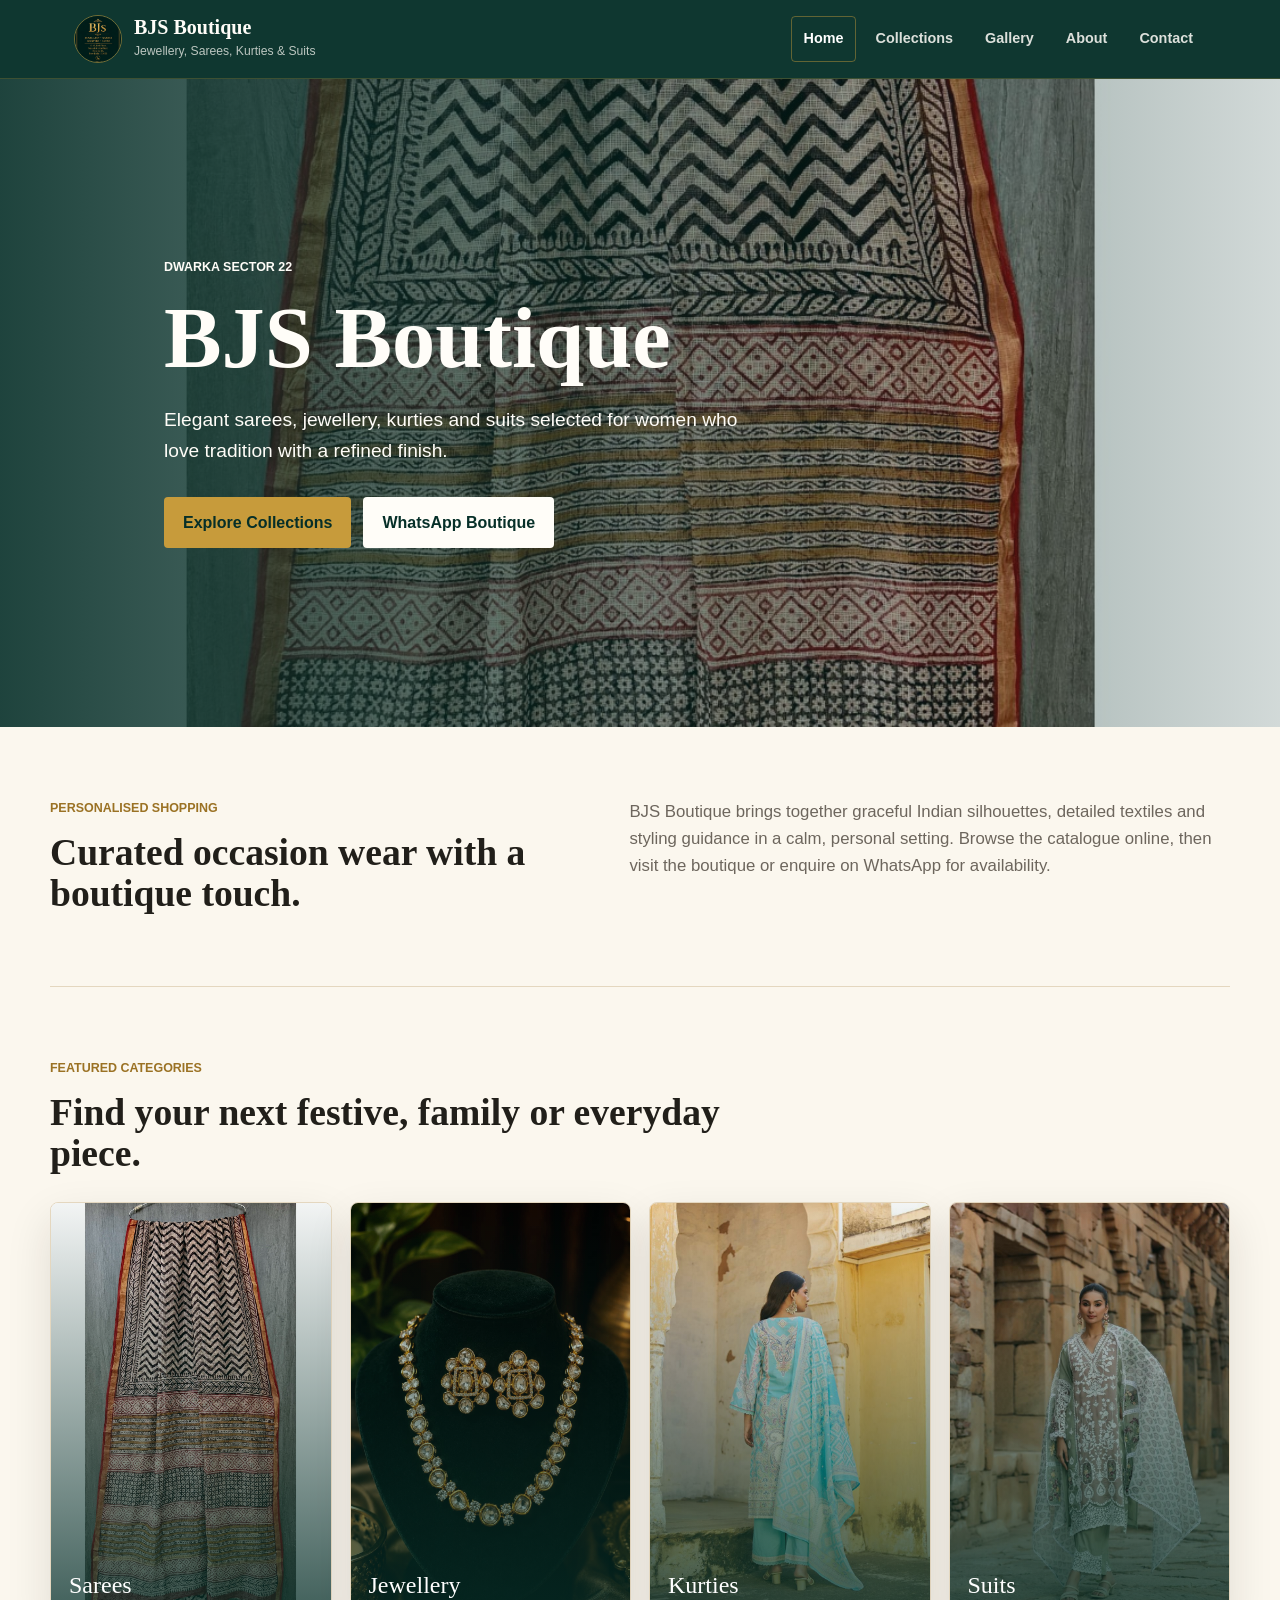
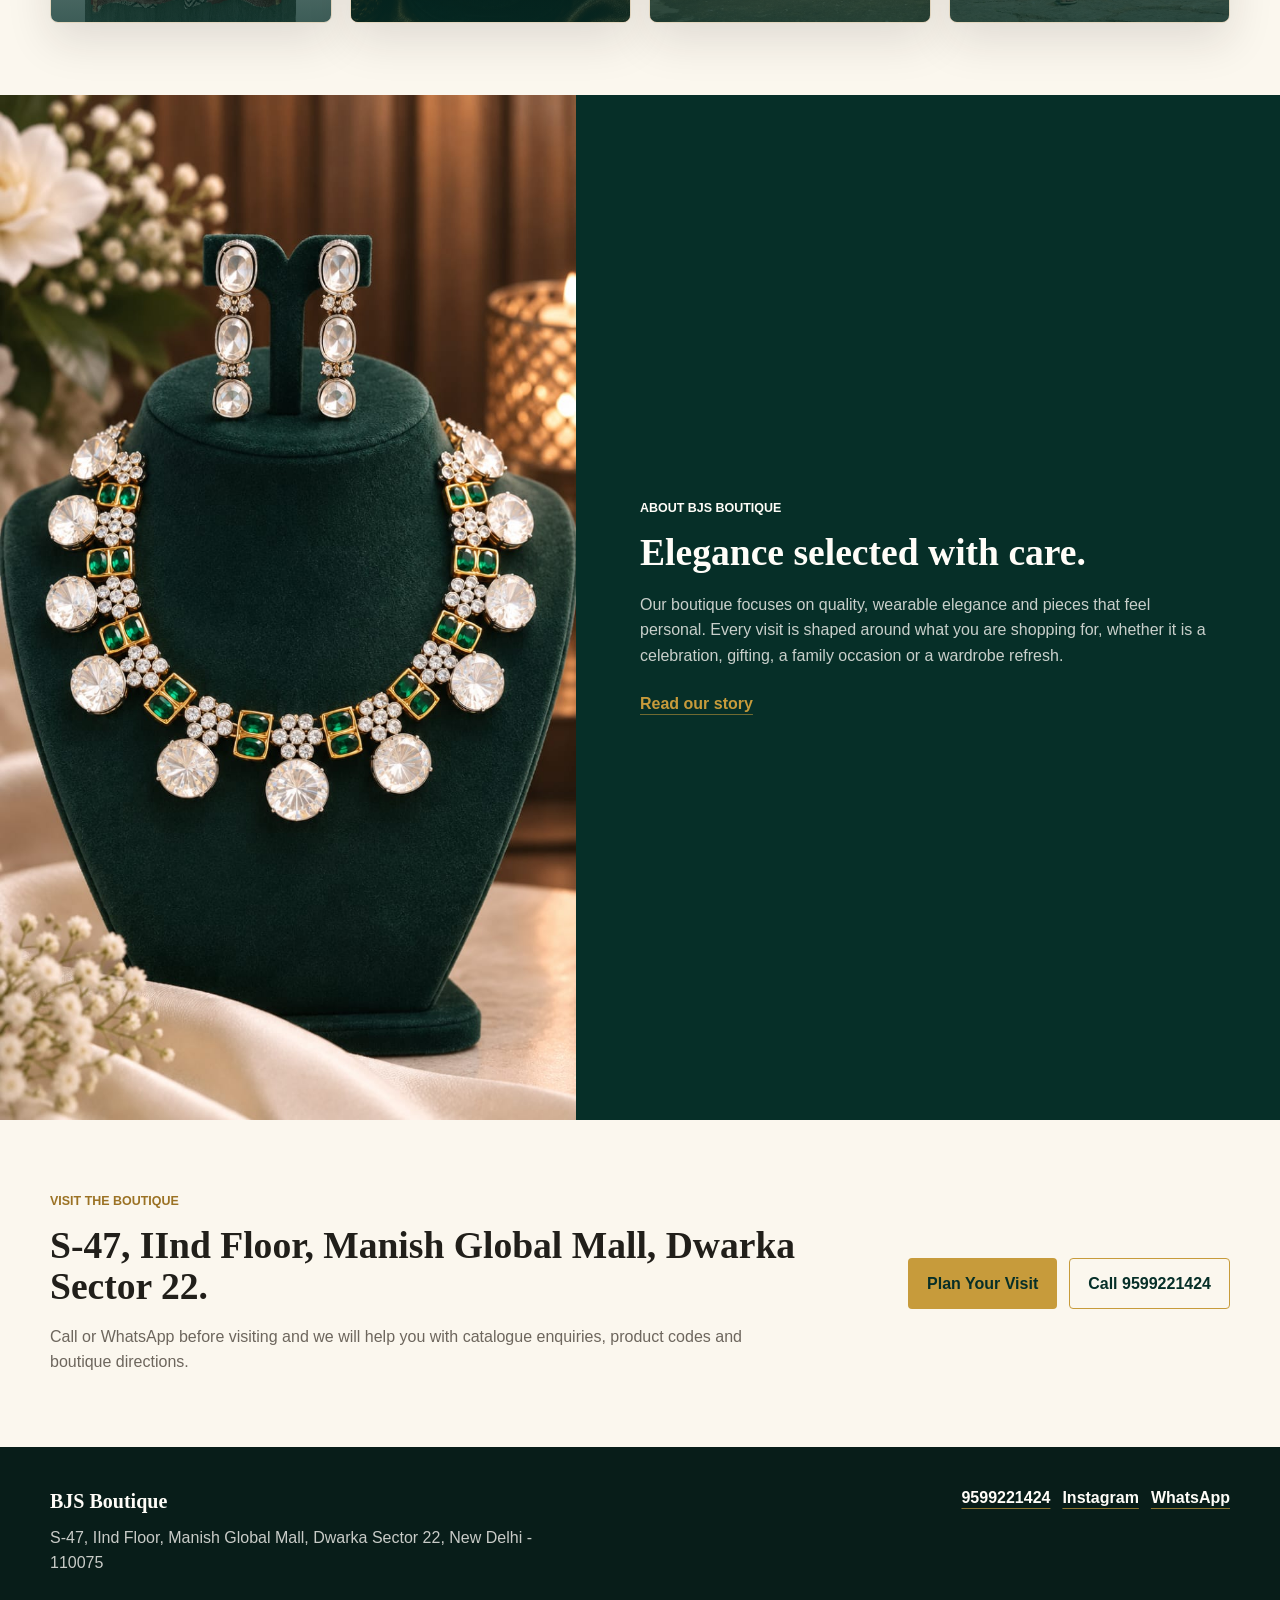
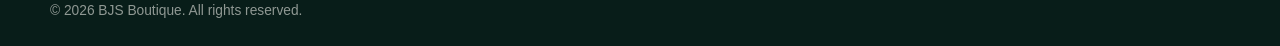
<file: index.html>
<!DOCTYPE html>

<html lang="en">
<head>
<meta charset="utf-8"/>
<meta content="width=device-width, initial-scale=1" name="viewport"/>
<meta content="BJS Boutique in Dwarka offers elegant sarees, jewellery, kurties and suits with personalised boutique shopping." name="description"/>
<title>BJS Boutique | Sarees, Jewellery, Kurties &amp; Suits in Dwarka</title>
<link href="css/style.css" rel="stylesheet"/>
</head>
<body>
<header class="site-header">
<div class="nav-shell">
<a aria-label="BJS Boutique home" class="brand" href="index.html">
<img alt="BJS Boutique logo" src="assets/logo.jpeg"/>
<span>
<strong data-business-name>BJS Boutique</strong>
<small data-business-tagline>Jewellery, Sarees, Kurties &amp; Suits</small>
</span>
</a>
<button aria-controls="primary-nav" aria-expanded="false" aria-label="Open navigation" class="nav-toggle" type="button">
<span></span>
<span></span>
<span></span>
</button>
<nav aria-label="Primary navigation" class="primary-nav" id="primary-nav">
<a href="index.html">Home</a>
<a href="collections.html">Collections</a>
<a href="gallery.html">Gallery</a>
<a href="about.html">About</a>
<a href="contact.html">Contact</a>
</nav>
</div>
</header>
<main>
<section class="hero" id="hero-image">
<div class="hero-content">
<p class="eyebrow" id="home-hero-eyebrow">Dwarka Sector 22</p>
<h1 id="hero-title">BJS Boutique</h1>
<p class="hero-copy" id="hero-subtitle">Elegant sarees, jewellery, kurties and suits selected for women who love tradition with a refined finish.</p>
<div class="hero-actions">
<a class="btn btn-primary" href="collections.html" id="home-hero-primary-text">Explore Collections</a>
<a class="btn btn-light" data-business-whatsapp-link href="https://wa.me/919599221424?text=Hi%2C%20I%27d%20like%20to%20enquire%20about%20BJS%20Boutique." id="home-hero-whatsapp-text" rel="noopener" target="_blank">WhatsApp Boutique</a>
</div>
</div>
</section>
<section class="intro-section section">
<div class="section-grid section-grid-balanced">
<div>
<p class="eyebrow" id="home-intro-eyebrow">Personalised shopping</p>
<h2 id="home-intro-title">Curated occasion wear with a boutique touch.</h2>
</div>
<p id="home-intro-text">BJS Boutique brings together graceful Indian silhouettes, detailed textiles and styling guidance in a calm, personal setting. Browse the catalogue online, then visit the boutique or enquire on WhatsApp for availability.</p>
</div>
</section>
<section class="section">
<div class="section-heading">
<p class="eyebrow" id="home-featured-eyebrow">Featured categories</p>
<h2 id="home-featured-title">Find your next festive, family or everyday piece.</h2>
</div>
<div class="category-grid">
<a class="category-card" href="collections.html#sarees">
<img alt="Printed saree from BJS Boutique" id="featured-sarees-image" src="assets/sarees/KD001.jpg"/>
<span>Sarees</span>
</a>
<a class="category-card" href="collections.html#jewellery">
<img alt="BJS Boutique jewellery category" id="featured-jewellery-image" src="assets/jewellery/JW001.jpeg"/>
<span>Jewellery</span>
</a>
<a class="category-card" href="collections.html#kurties">
<img alt="Textile detail for kurties collection" id="featured-kurties-image" src="assets/suits/ST001.jpeg"/>
<span>Kurties</span>
</a>
<a class="category-card" href="collections.html#suits">
<img alt="Textile detail for suits collection" id="featured-suits-image" src="assets/suits/ST002.jpeg"/>
<span>Suits</span>
</a>
</div>
</section>
<section class="story-band">
<div class="story-image">
<img alt="Detailed saree design at BJS Boutique" id="story-image" src="assets/jewellery/JW002.jpeg"/>
</div>
<div class="story-content">
<p class="eyebrow" id="home-story-eyebrow">About BJS Boutique</p>
<h2 id="story-title">Elegance selected with care.</h2>
<p id="story-text">Our boutique focuses on quality, wearable elegance and pieces that feel personal. Every visit is shaped around what you are shopping for, whether it is a celebration, gifting, a family occasion or a wardrobe refresh.</p>
<a class="text-link" href="about.html" id="home-story-link-text">Read our story</a>
</div>
</section>
<section class="visit-panel section">
<div>
<p class="eyebrow" id="home-visit-eyebrow">Visit the boutique</p>
<h2 id="home-visit-title">S-47, IInd Floor, Manish Global Mall, Dwarka Sector 22.</h2>
<p id="home-visit-text">Call or WhatsApp before visiting and we will help you with catalogue enquiries, product codes and boutique directions.</p>
</div>
<div class="visit-actions">
<a class="btn btn-primary" href="contact.html" id="home-visit-primary-text">Plan Your Visit</a>
<a class="btn btn-outline" data-business-call-link href="tel:+919599221424" id="home-visit-call-text">Call 9599221424</a>
</div>
</section>
</main>
<footer class="site-footer">
<div class="footer-grid">
<div>
<strong data-business-name>BJS Boutique</strong>
<p data-business-address-single>S-47, IInd Floor, Manish Global Mall, Dwarka Sector 22, New Delhi - 110075</p>
</div>
<div>
<a data-business-phone-link href="tel:+919599221424">9599221424</a>
<a data-business-instagram-link href="https://www.instagram.com/bjsdwarka" rel="noopener" target="_blank">Instagram</a>
<a data-business-whatsapp-link href="https://wa.me/919599221424" rel="noopener" target="_blank">WhatsApp</a>
</div>
</div>
<p class="copyright">© <span data-year=""></span> BJS Boutique. All rights reserved.</p>
</footer>
<script src="js/script.js"></script>
</body>
</html>
</file>
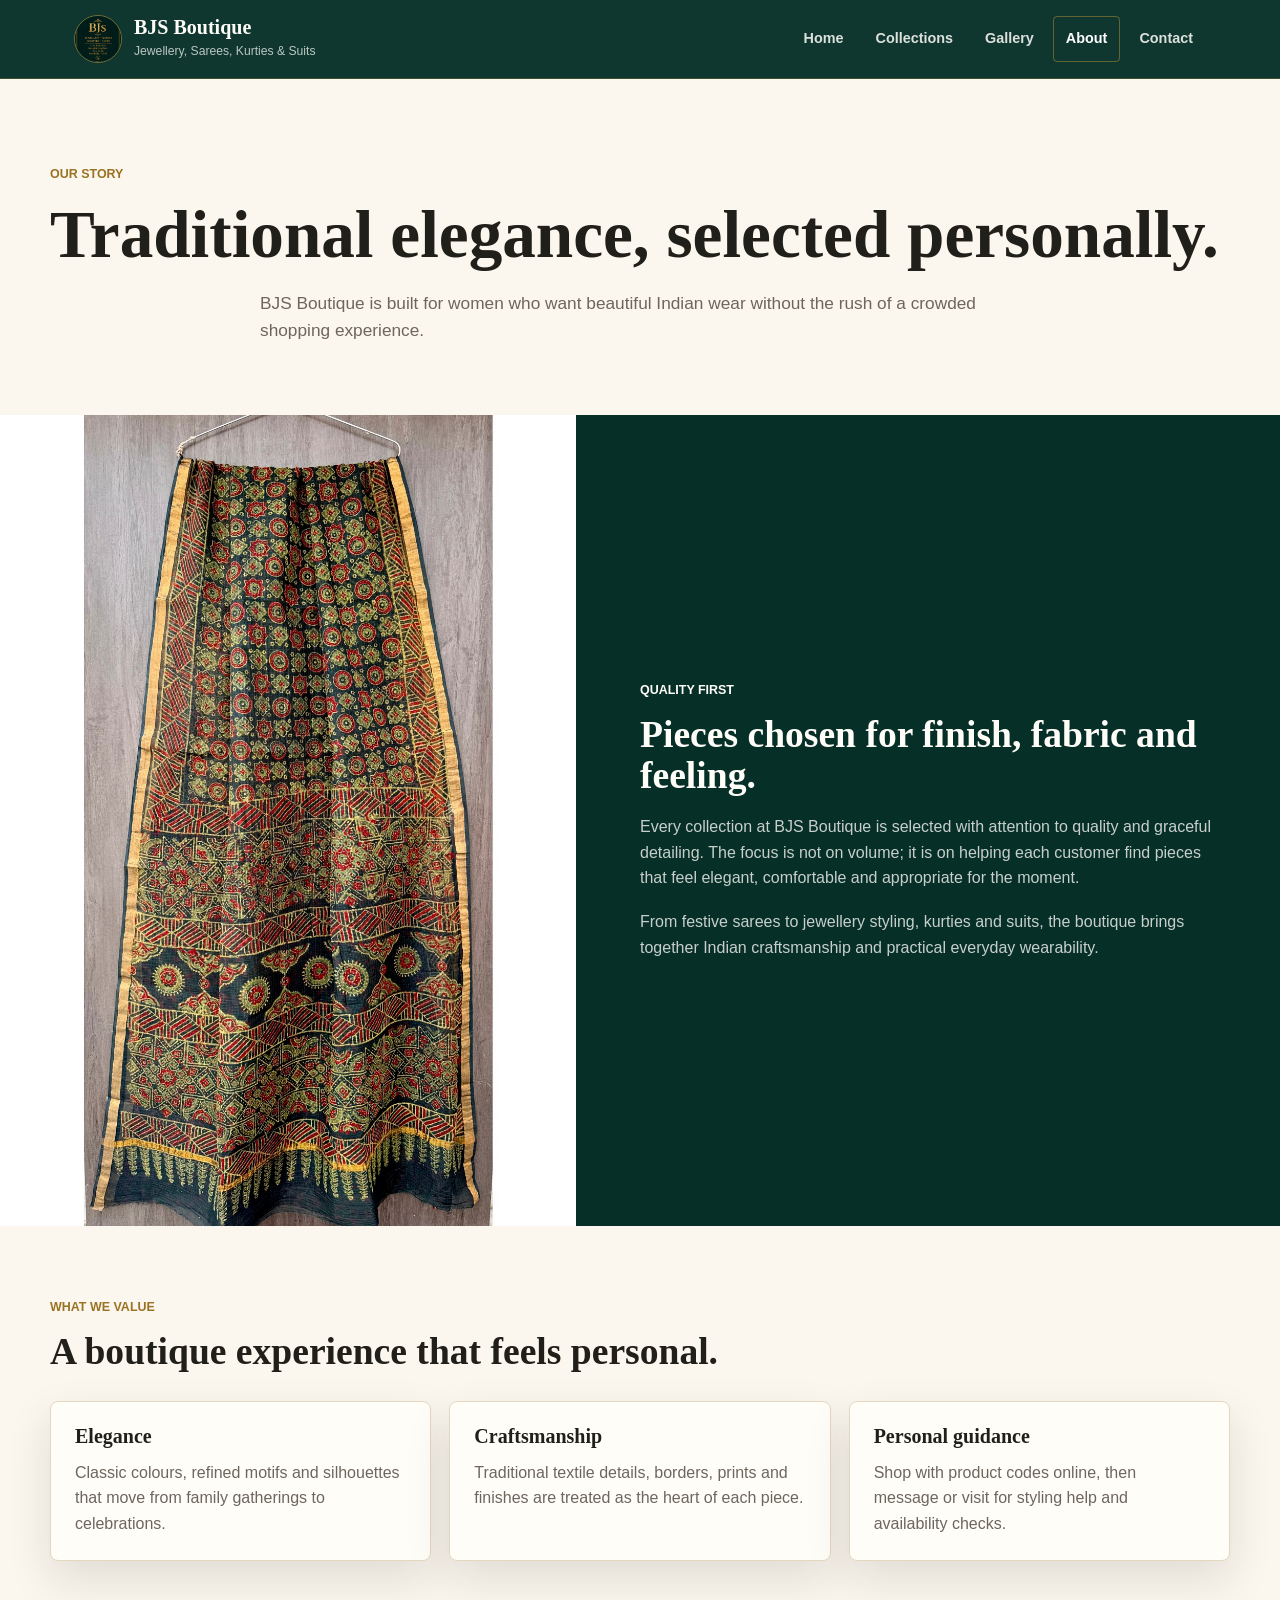
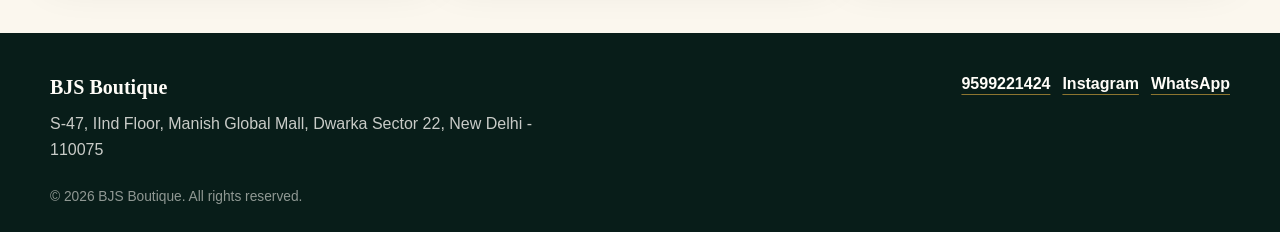
<file: about.html>
<!doctype html>
<html lang="en">
<head>
  <meta charset="utf-8">
  <meta name="viewport" content="width=device-width, initial-scale=1">
  <meta name="description" content="Learn about BJS Boutique, a Dwarka boutique focused on quality, elegance, personalised shopping and traditional craftsmanship.">
  <title>About | BJS Boutique</title>
  <link rel="stylesheet" href="css/style.css">
</head>
<body>
  <header class="site-header">
    <div class="nav-shell">
      <a class="brand" href="index.html" aria-label="BJS Boutique home">
        <img src="assets/logo.jpeg" alt="BJS Boutique logo">
        <span>
          <strong data-business-name>BJS Boutique</strong>
          <small data-business-tagline>Jewellery, Sarees, Kurties &amp; Suits</small>
        </span>
      </a>

      <button class="nav-toggle" type="button" aria-expanded="false" aria-controls="primary-nav" aria-label="Open navigation">
        <span></span>
        <span></span>
        <span></span>
      </button>

      <nav class="primary-nav" id="primary-nav" aria-label="Primary navigation">
        <a href="index.html">Home</a>
        <a href="collections.html">Collections</a>
        <a href="gallery.html">Gallery</a>
        <a href="about.html">About</a>
        <a href="contact.html">Contact</a>
      </nav>
    </div>
  </header>

  <main>
    <section class="page-hero">
      <p class="eyebrow" id="about-hero-eyebrow">Our story</p>
      <h1 id="about-hero-title">Traditional elegance, selected personally.</h1>
      <p id="about-hero-text">BJS Boutique is built for women who want beautiful Indian wear without the rush of a crowded shopping experience.</p>
    </section>

    <section class="story-band about-story">
      <div class="story-image">
        <img src="assets/sarees/KD004.jpg" alt="BJS Boutique saree design detail">
      </div>
      <div class="story-content">
        <p class="eyebrow" id="about-story-eyebrow">Quality first</p>
        <h2 id="about-story-title">Pieces chosen for finish, fabric and feeling.</h2>
        <p id="about-story-text-one">Every collection at BJS Boutique is selected with attention to quality and graceful detailing. The focus is not on volume; it is on helping each customer find pieces that feel elegant, comfortable and appropriate for the moment.</p>
        <p id="about-story-text-two">From festive sarees to jewellery styling, kurties and suits, the boutique brings together Indian craftsmanship and practical everyday wearability.</p>
      </div>
    </section>

    <section class="section values-section">
      <div class="section-heading">
        <p class="eyebrow" id="about-values-eyebrow">What we value</p>
        <h2 id="about-values-title">A boutique experience that feels personal.</h2>
      </div>

      <div class="value-grid">
        <article>
          <h3 id="about-value-one-title">Elegance</h3>
          <p id="about-value-one-text">Classic colors, refined motifs and silhouettes that can move from family gatherings to celebrations.</p>
        </article>
        <article>
          <h3 id="about-value-two-title">Craftsmanship</h3>
          <p id="about-value-two-text">Traditional textile details, borders, prints and finishes are treated as the heart of each piece.</p>
        </article>
        <article>
          <h3 id="about-value-three-title">Personal guidance</h3>
          <p id="about-value-three-text">Shop with product codes online, then message or visit for styling help and availability checks.</p>
        </article>
      </div>
    </section>
  </main>

  <footer class="site-footer">
    <div class="footer-grid">
      <div>
        <strong data-business-name>BJS Boutique</strong>
        <p data-business-address-single>S-47, IInd Floor, Manish Global Mall, Dwarka Sector 22, New Delhi - 110075</p>
      </div>
      <div>
        <a data-business-phone-link href="tel:+919599221424">9599221424</a>
        <a data-business-instagram-link href="https://www.instagram.com/bjsdwarka" target="_blank" rel="noopener">Instagram</a>
        <a data-business-whatsapp-link href="https://wa.me/919599221424" target="_blank" rel="noopener">WhatsApp</a>
      </div>
    </div>
    <p class="copyright">&copy; <span data-year></span> BJS Boutique. All rights reserved.</p>
  </footer>

  <script src="js/script.js"></script>
</body>
</html>
</file>
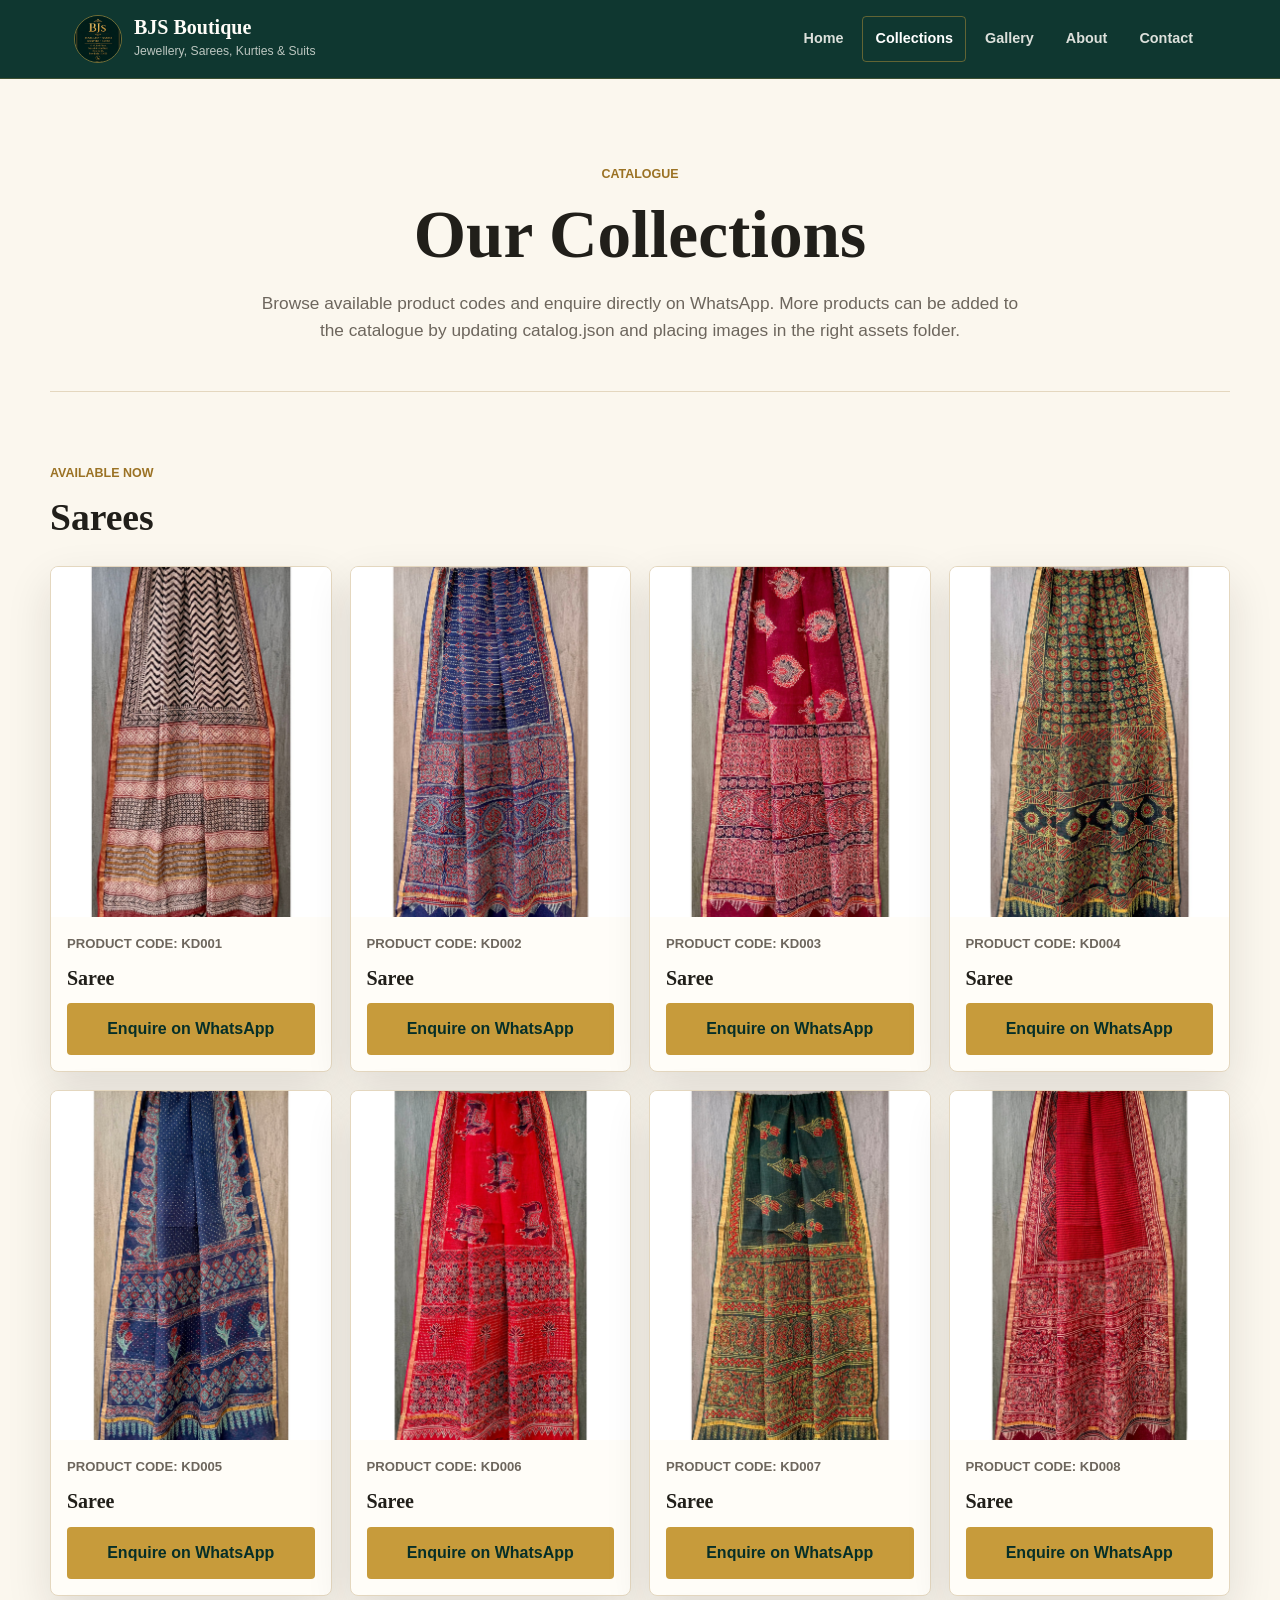
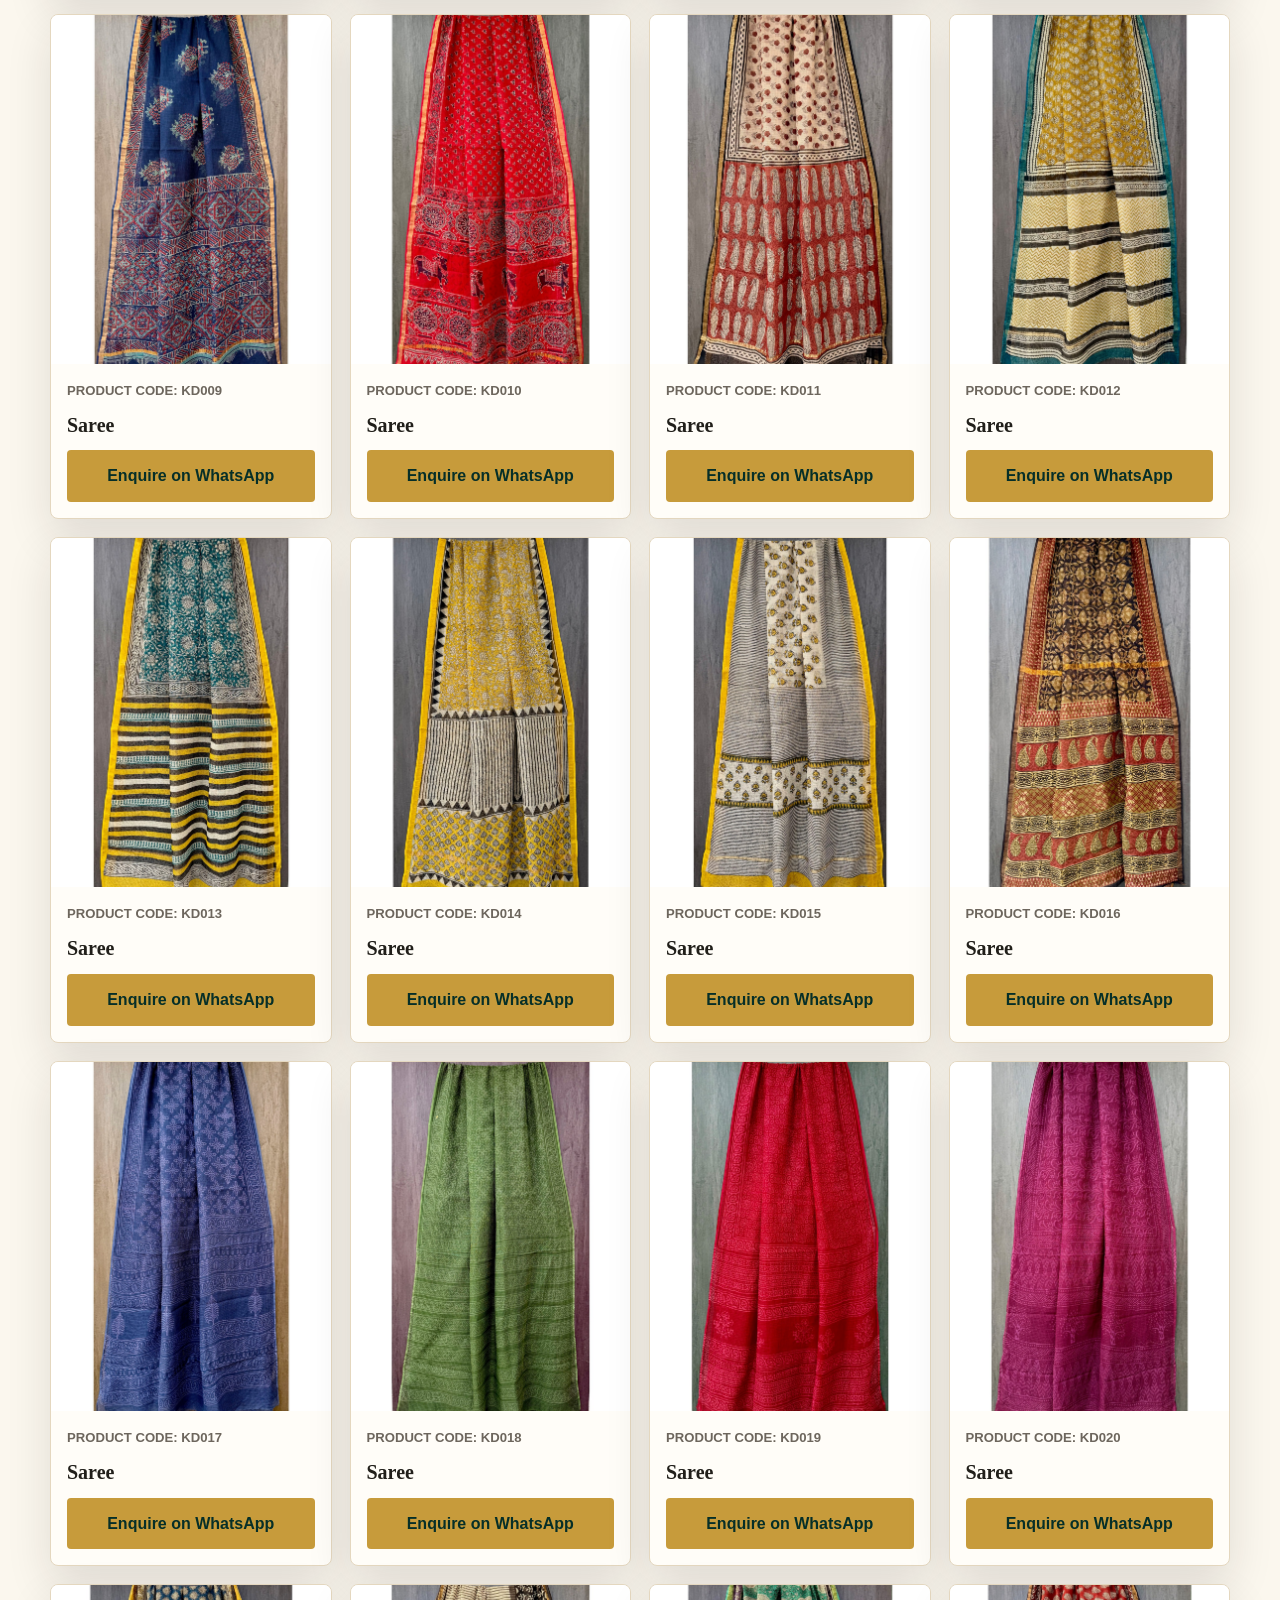
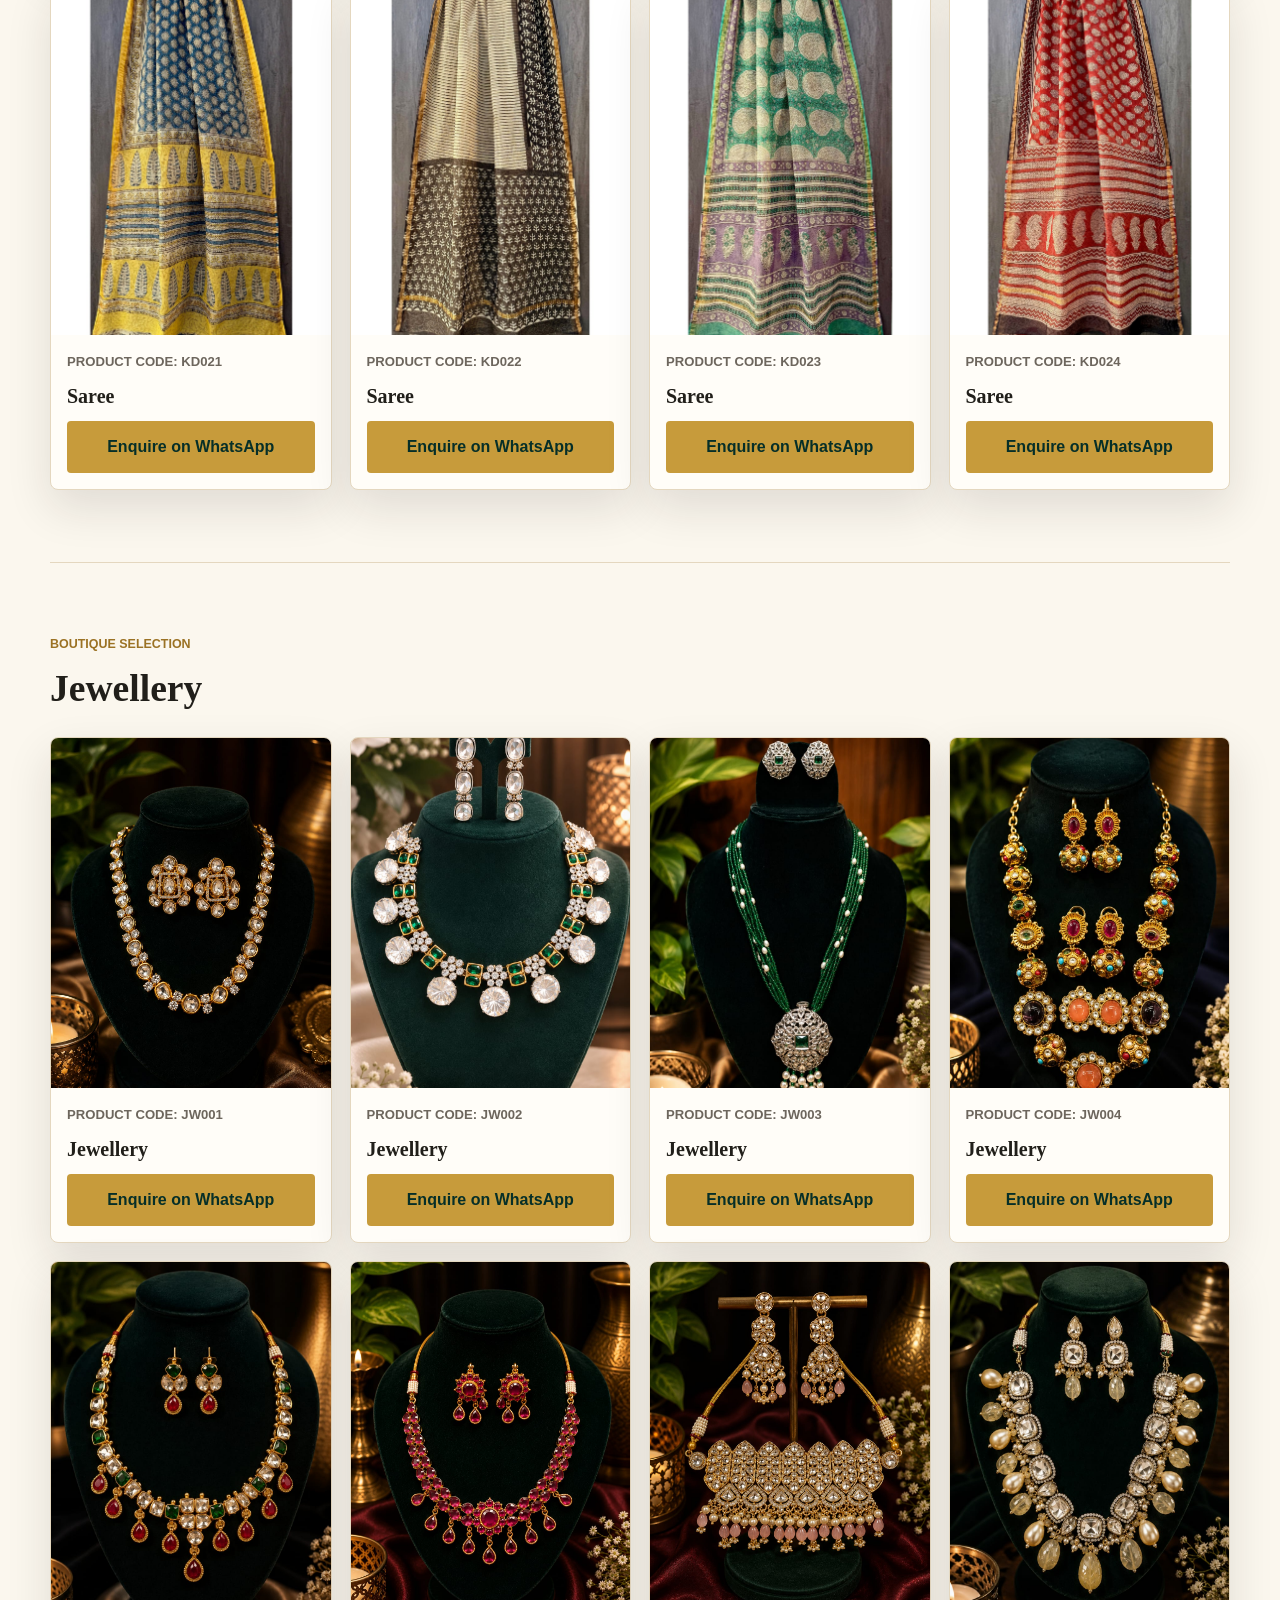
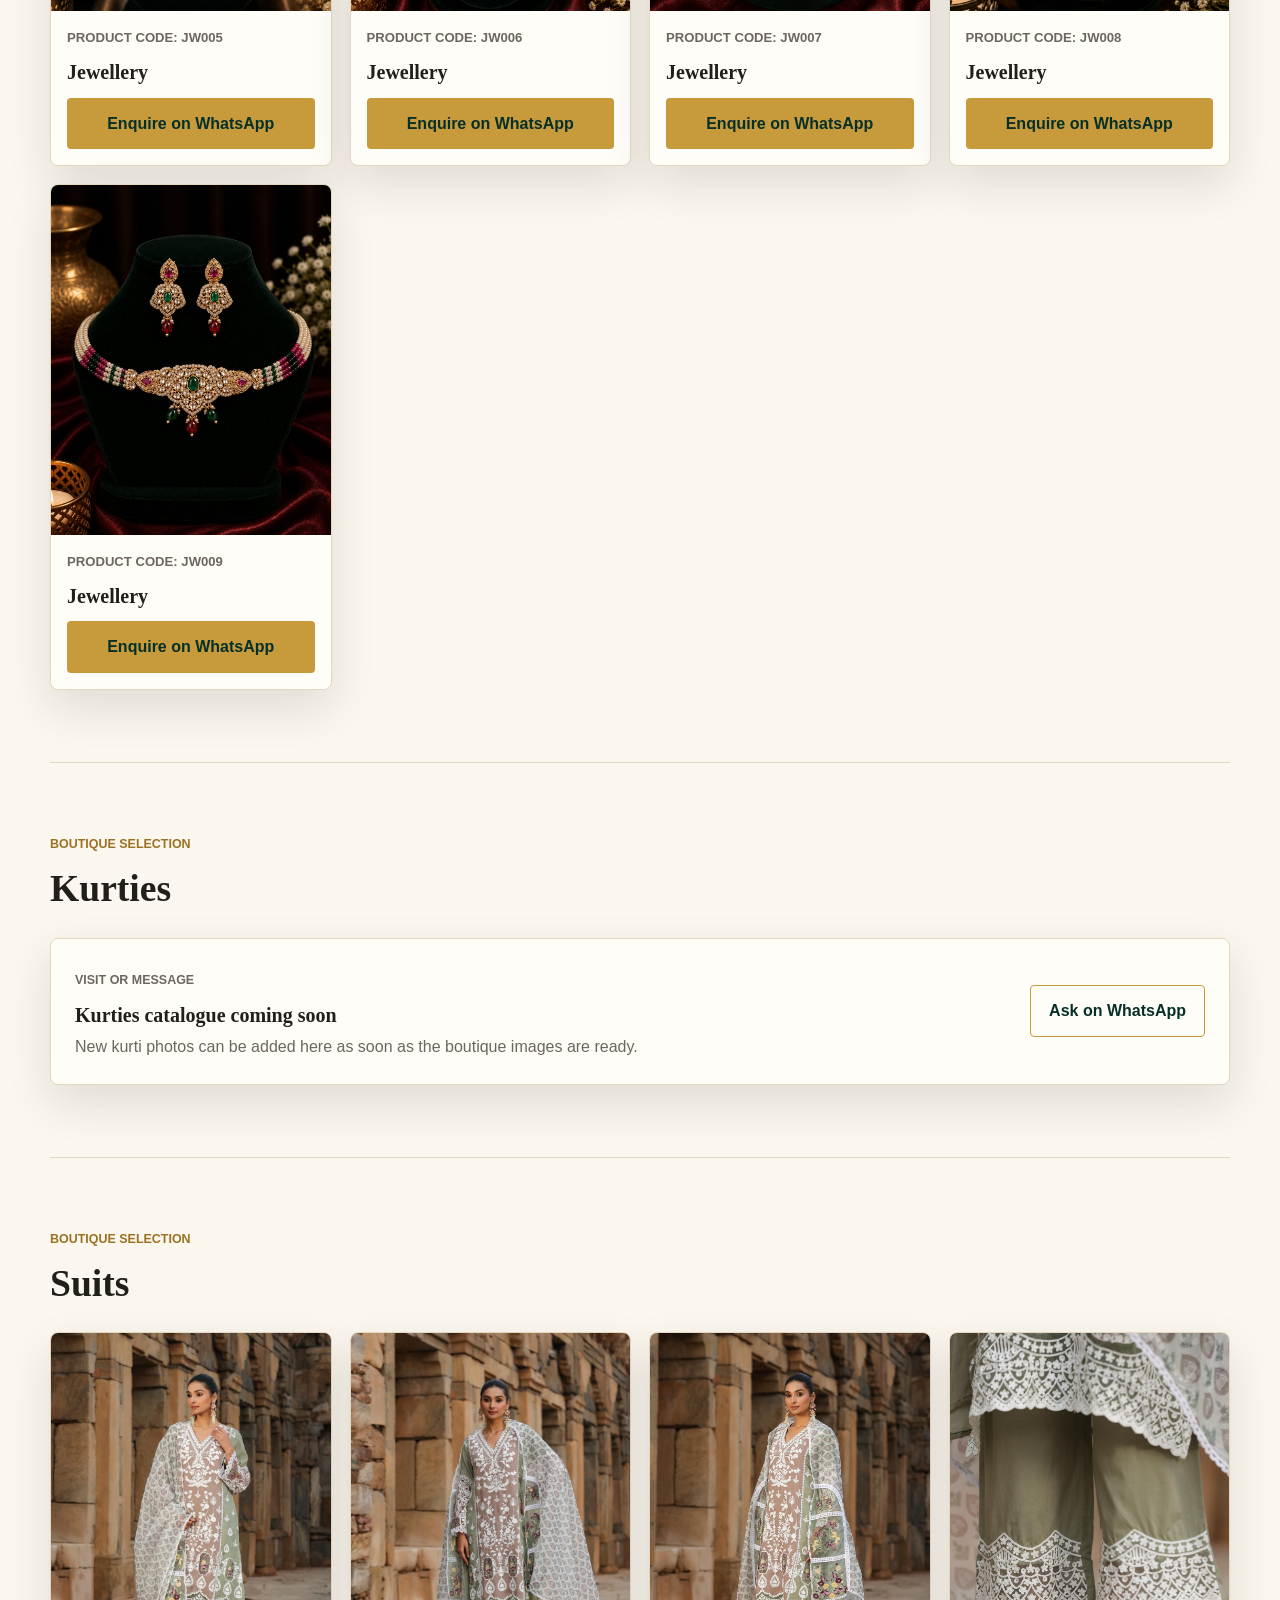
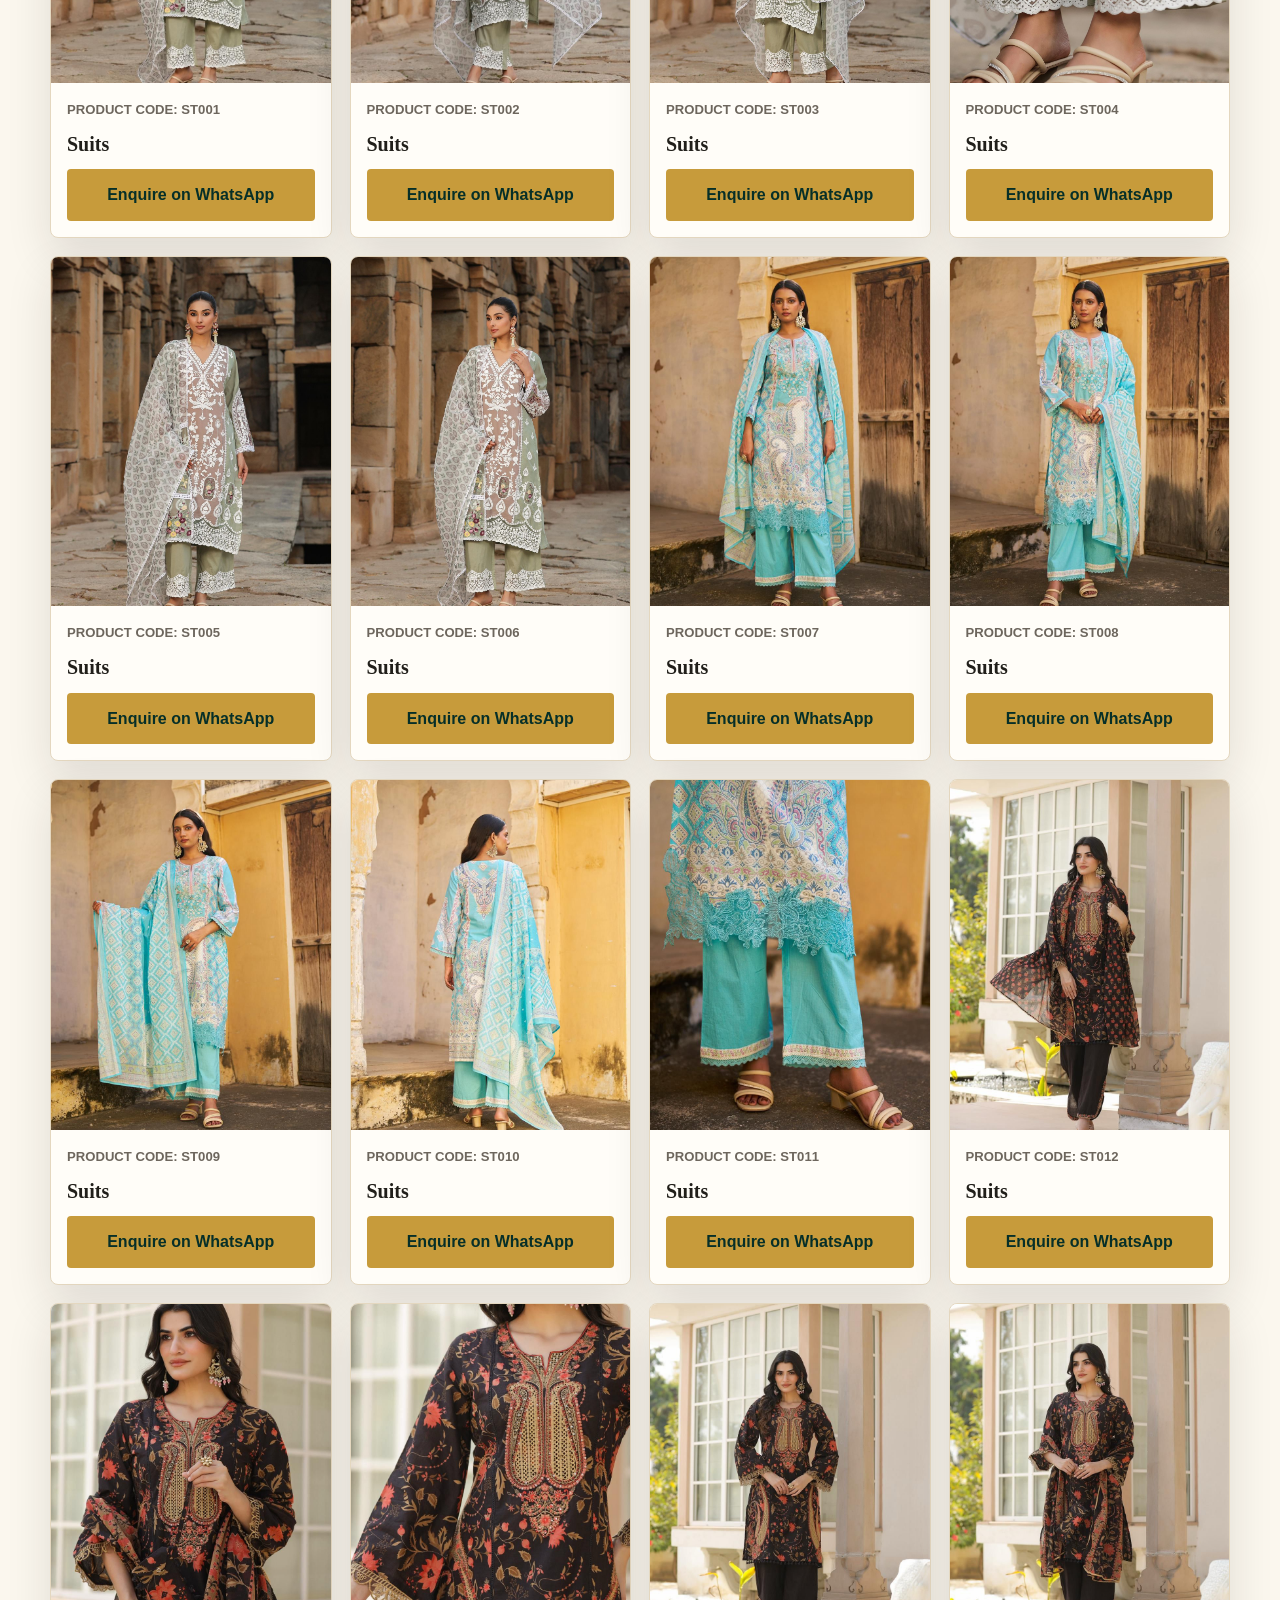
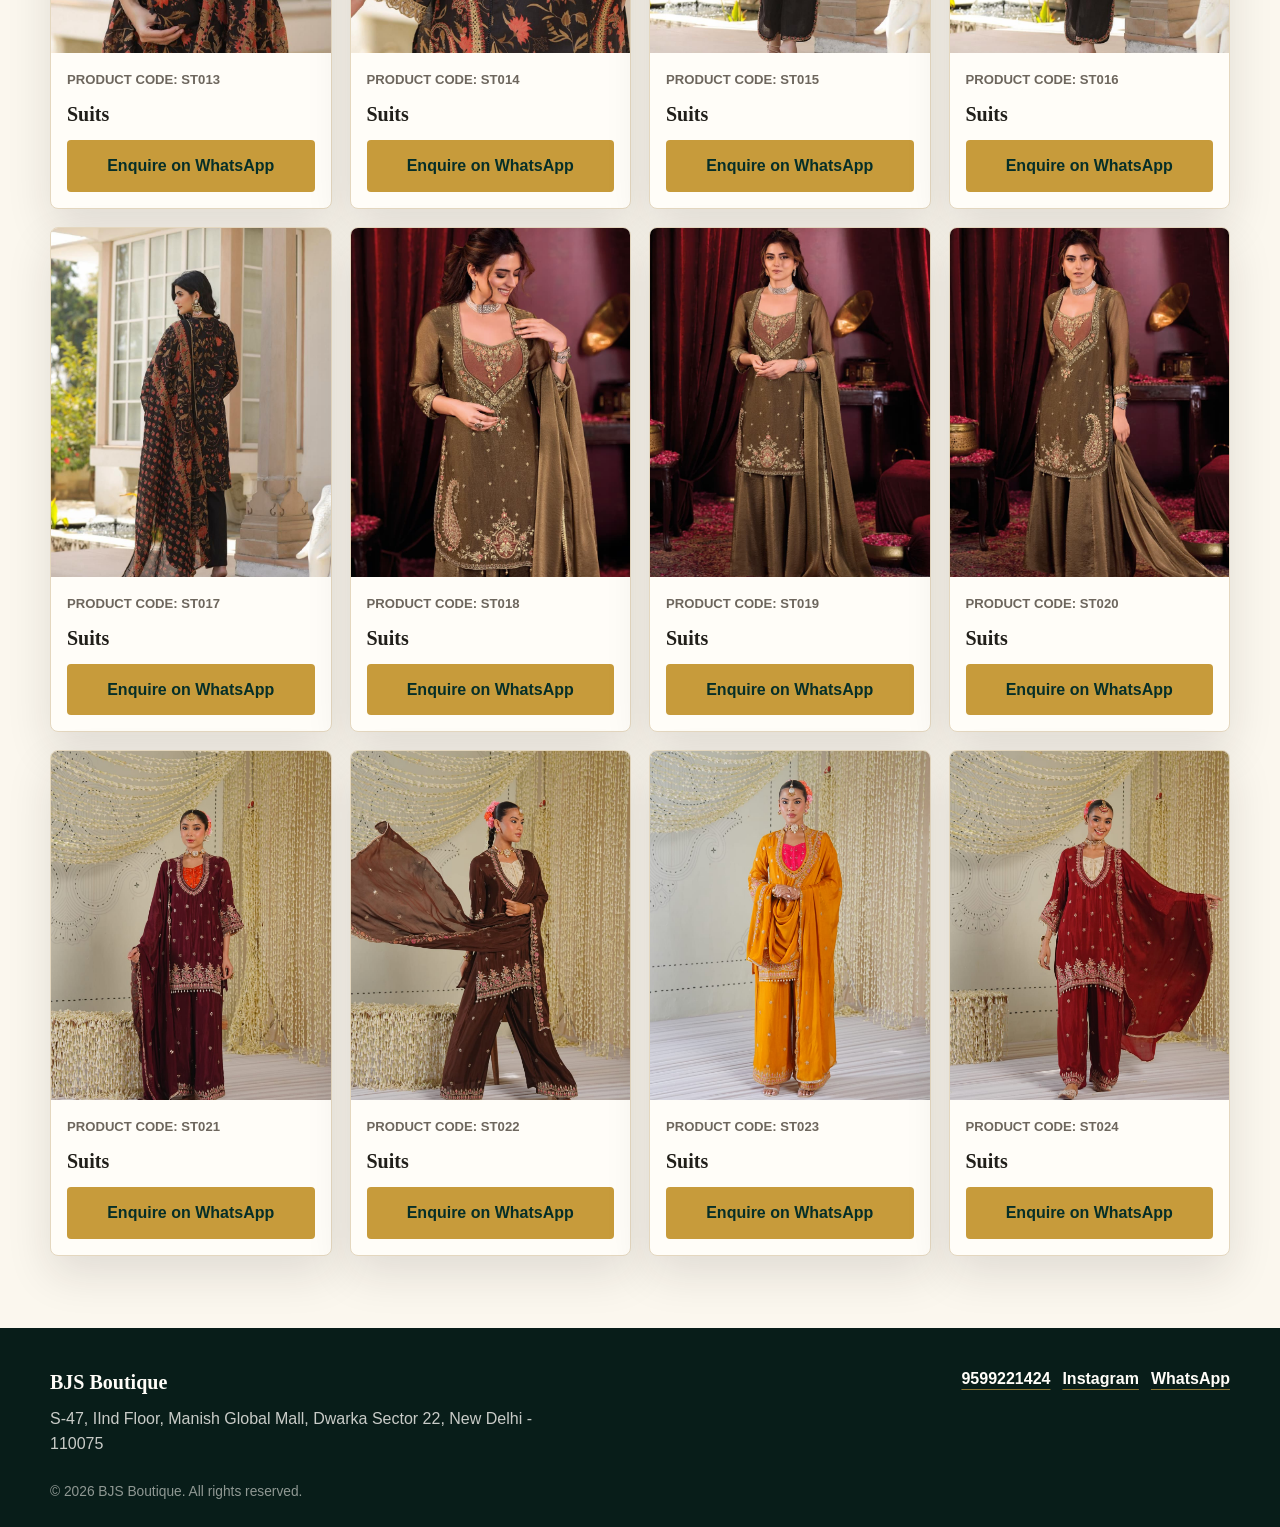
<file: collections.html>
<!doctype html>
<html lang="en">
<head>
  <meta charset="utf-8">
  <meta name="viewport" content="width=device-width, initial-scale=1">
  <meta name="description" content="Browse BJS Boutique collections and enquire on WhatsApp using product codes.">
  <title>Collections | BJS Boutique</title>
  <link rel="stylesheet" href="css/style.css">
</head>
<body>
  <header class="site-header">
    <div class="nav-shell">
      <a class="brand" href="index.html" aria-label="BJS Boutique home">
        <img src="assets/logo.jpeg" alt="BJS Boutique logo">
        <span>
          <strong data-business-name>BJS Boutique</strong>
          <small data-business-tagline>Jewellery, Sarees, Kurties &amp; Suits</small>
        </span>
      </a>

      <button class="nav-toggle" type="button" aria-expanded="false" aria-controls="primary-nav" aria-label="Open navigation">
        <span></span>
        <span></span>
        <span></span>
      </button>

      <nav class="primary-nav" id="primary-nav" aria-label="Primary navigation">
        <a href="index.html">Home</a>
        <a href="collections.html">Collections</a>
        <a href="gallery.html">Gallery</a>
        <a href="about.html">About</a>
        <a href="contact.html">Contact</a>
      </nav>
    </div>
  </header>

  <main>
    <section class="page-hero compact-hero">
      <p class="eyebrow" id="collections-hero-eyebrow">Catalogue</p>
      <h1 id="collections-hero-title">Our Collections</h1>
      <p id="collections-hero-text">Browse available product codes and enquire directly on WhatsApp. More products can be added to the catalogue by updating catalog.json and placing images in the right assets folder.</p>
    </section>

    <section class="collection-section section" id="sarees">
      <div class="section-heading">
        <p class="eyebrow" id="collections-sarees-eyebrow">Available now</p>
        <h2 id="collections-sarees-title">Sarees</h2>
      </div>
      <div class="product-grid" data-product-grid data-category="sarees"></div>
    </section>

    <section class="collection-section section" id="jewellery">
      <div class="section-heading">
        <p class="eyebrow" id="collections-jewellery-eyebrow">Boutique selection</p>
        <h2 id="collections-jewellery-title">Jewellery</h2>
      </div>
      <div class="product-grid" data-product-grid data-category="jewellery"></div>
    </section>

    <section class="collection-section section" id="kurties">
      <div class="section-heading">
        <p class="eyebrow" id="collections-kurties-eyebrow">Boutique selection</p>
        <h2 id="collections-kurties-title">Kurties</h2>
      </div>
      <div class="product-grid" data-product-grid data-category="kurties"></div>
    </section>

    <section class="collection-section section" id="suits">
      <div class="section-heading">
        <p class="eyebrow" id="collections-suits-eyebrow">Boutique selection</p>
        <h2 id="collections-suits-title">Suits</h2>
      </div>
      <div class="product-grid" data-product-grid data-category="suits"></div>
    </section>
  </main>

  <footer class="site-footer">
    <div class="footer-grid">
      <div>
        <strong data-business-name>BJS Boutique</strong>
        <p data-business-address-single>S-47, IInd Floor, Manish Global Mall, Dwarka Sector 22, New Delhi - 110075</p>
      </div>
      <div>
        <a data-business-phone-link href="tel:+919599221424">9599221424</a>
        <a data-business-instagram-link href="https://www.instagram.com/bjsdwarka" target="_blank" rel="noopener">Instagram</a>
        <a data-business-whatsapp-link href="https://wa.me/919599221424" target="_blank" rel="noopener">WhatsApp</a>
      </div>
    </div>
    <p class="copyright">&copy; <span data-year></span> BJS Boutique. All rights reserved.</p>
  </footer>

  <script src="js/script.js"></script>
</body>
</html>
</file>
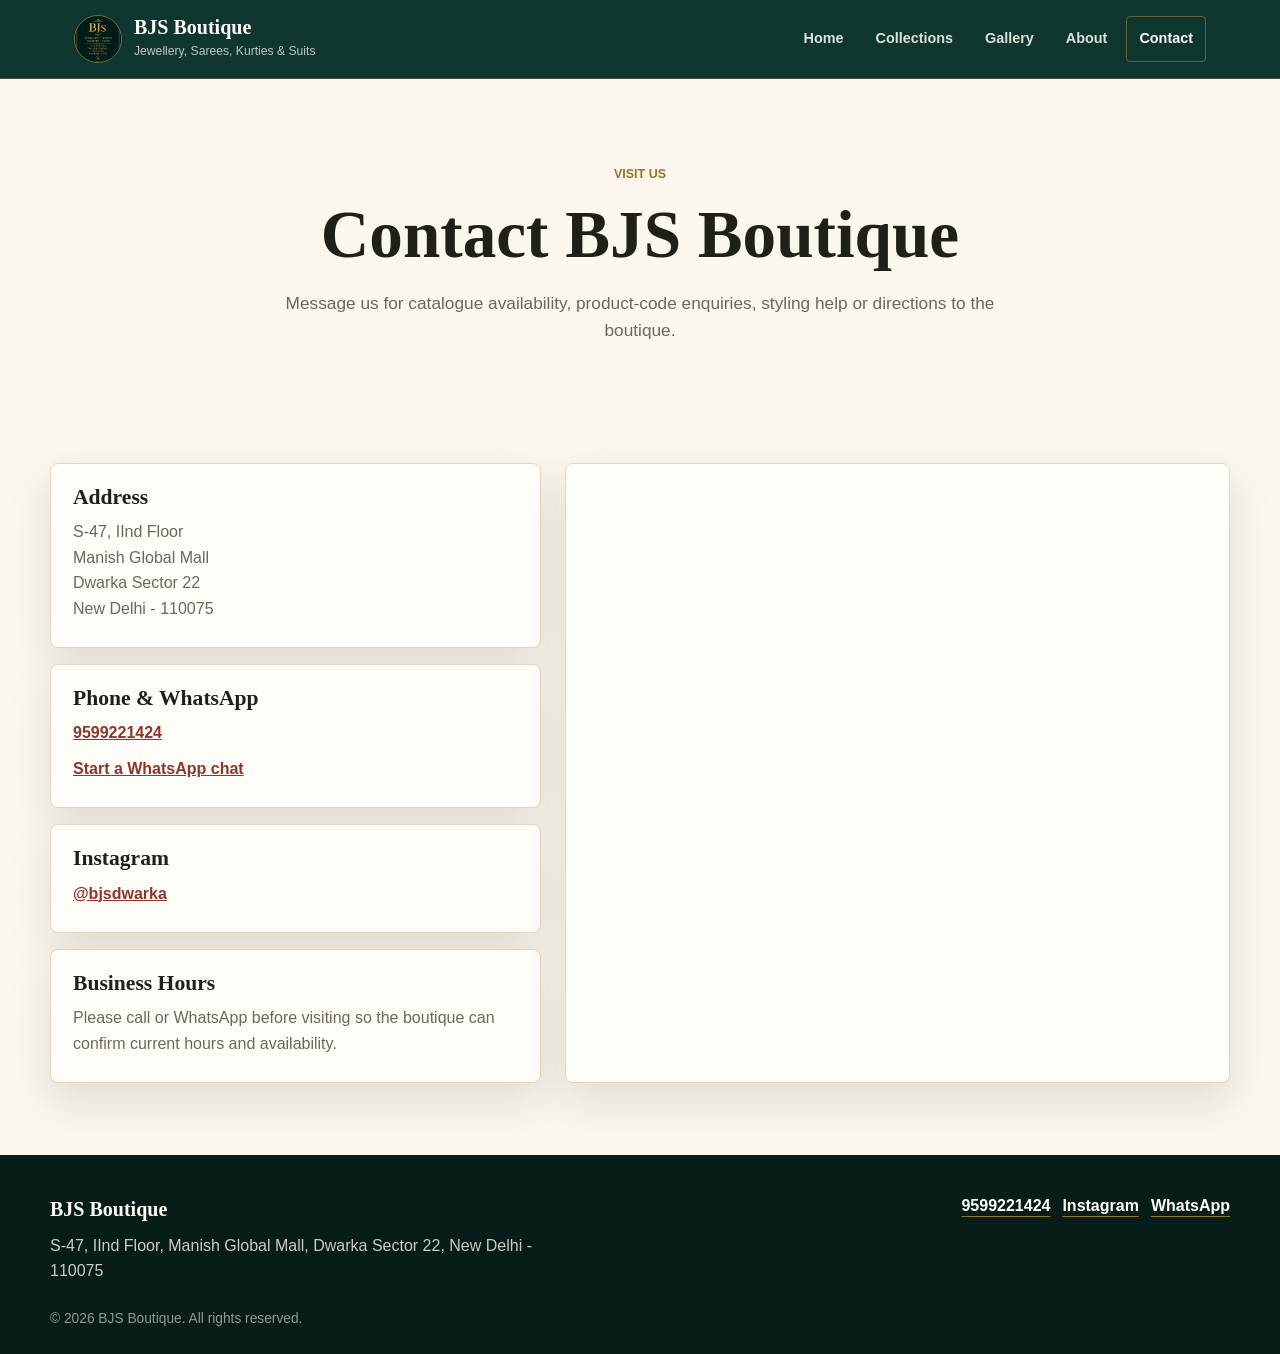
<file: contact.html>
<!doctype html>
<html lang="en">
<head>
  <meta charset="utf-8">
  <meta name="viewport" content="width=device-width, initial-scale=1">
  <meta name="description" content="Contact BJS Boutique in Dwarka Sector 22 by phone, WhatsApp or Instagram and get boutique directions.">
  <title>Contact | BJS Boutique</title>
  <link rel="stylesheet" href="css/style.css">
</head>
<body>
  <header class="site-header">
    <div class="nav-shell">
      <a class="brand" href="index.html" aria-label="BJS Boutique home">
        <img src="assets/logo.jpeg" alt="BJS Boutique logo">
        <span>
          <strong data-business-name>BJS Boutique</strong>
          <small data-business-tagline>Jewellery, Sarees, Kurties &amp; Suits</small>
        </span>
      </a>

      <button class="nav-toggle" type="button" aria-expanded="false" aria-controls="primary-nav" aria-label="Open navigation">
        <span></span>
        <span></span>
        <span></span>
      </button>

      <nav class="primary-nav" id="primary-nav" aria-label="Primary navigation">
        <a href="index.html">Home</a>
        <a href="collections.html">Collections</a>
        <a href="gallery.html">Gallery</a>
        <a href="about.html">About</a>
        <a href="contact.html">Contact</a>
      </nav>
    </div>
  </header>

  <main>
    <section class="page-hero compact-hero">
      <p class="eyebrow" id="contact-hero-eyebrow">Visit us</p>
      <h1 id="contact-hero-title">Contact BJS Boutique</h1>
      <p id="contact-hero-text">Message us for catalogue availability, product-code enquiries, styling help or directions to the boutique.</p>
    </section>

    <section class="section contact-layout">
      <div class="contact-stack">
        <article class="contact-card">
          <h2 id="contact-address-title">Address</h2>
          <p data-business-address-lines>S-47, IInd Floor<br>Manish Global Mall<br>Dwarka Sector 22<br>New Delhi - 110075</p>
        </article>

        <article class="contact-card">
          <h2 id="contact-phone-title">Phone &amp; WhatsApp</h2>
          <p><a data-business-phone-link href="tel:+919599221424">9599221424</a></p>
          <p><a data-business-whatsapp-link id="contact-whatsapp-link-text" href="https://wa.me/919599221424?text=Hi%2C%20I%27d%20like%20to%20enquire%20about%20BJS%20Boutique." target="_blank" rel="noopener">Start a WhatsApp chat</a></p>
        </article>

        <article class="contact-card">
          <h2 id="contact-instagram-title">Instagram</h2>
          <p><a data-business-instagram-link data-business-instagram-handle href="https://www.instagram.com/bjsdwarka" target="_blank" rel="noopener">@bjsdwarka</a></p>
        </article>

        <article class="contact-card">
          <h2 id="contact-hours-title">Business Hours</h2>
          <p data-business-hours>Please call or WhatsApp before visiting so the boutique can confirm current hours and availability.</p>
        </article>
      </div>

      <div class="map-panel">
        <iframe data-business-map title="Map to BJS Boutique in Dwarka" src="https://www.google.com/maps?q=S-47%20IInd%20Floor%20Manish%20Global%20Mall%20Dwarka%20Sector%2022%20New%20Delhi%20110075&output=embed" loading="lazy" referrerpolicy="no-referrer-when-downgrade"></iframe>
      </div>
    </section>
  </main>

  <footer class="site-footer">
    <div class="footer-grid">
      <div>
        <strong data-business-name>BJS Boutique</strong>
        <p data-business-address-single>S-47, IInd Floor, Manish Global Mall, Dwarka Sector 22, New Delhi - 110075</p>
      </div>
      <div>
        <a data-business-phone-link href="tel:+919599221424">9599221424</a>
        <a data-business-instagram-link href="https://www.instagram.com/bjsdwarka" target="_blank" rel="noopener">Instagram</a>
        <a data-business-whatsapp-link href="https://wa.me/919599221424" target="_blank" rel="noopener">WhatsApp</a>
      </div>
    </div>
    <p class="copyright">&copy; <span data-year></span> BJS Boutique. All rights reserved.</p>
  </footer>

  <script src="js/script.js"></script>
</body>
</html>
</file>
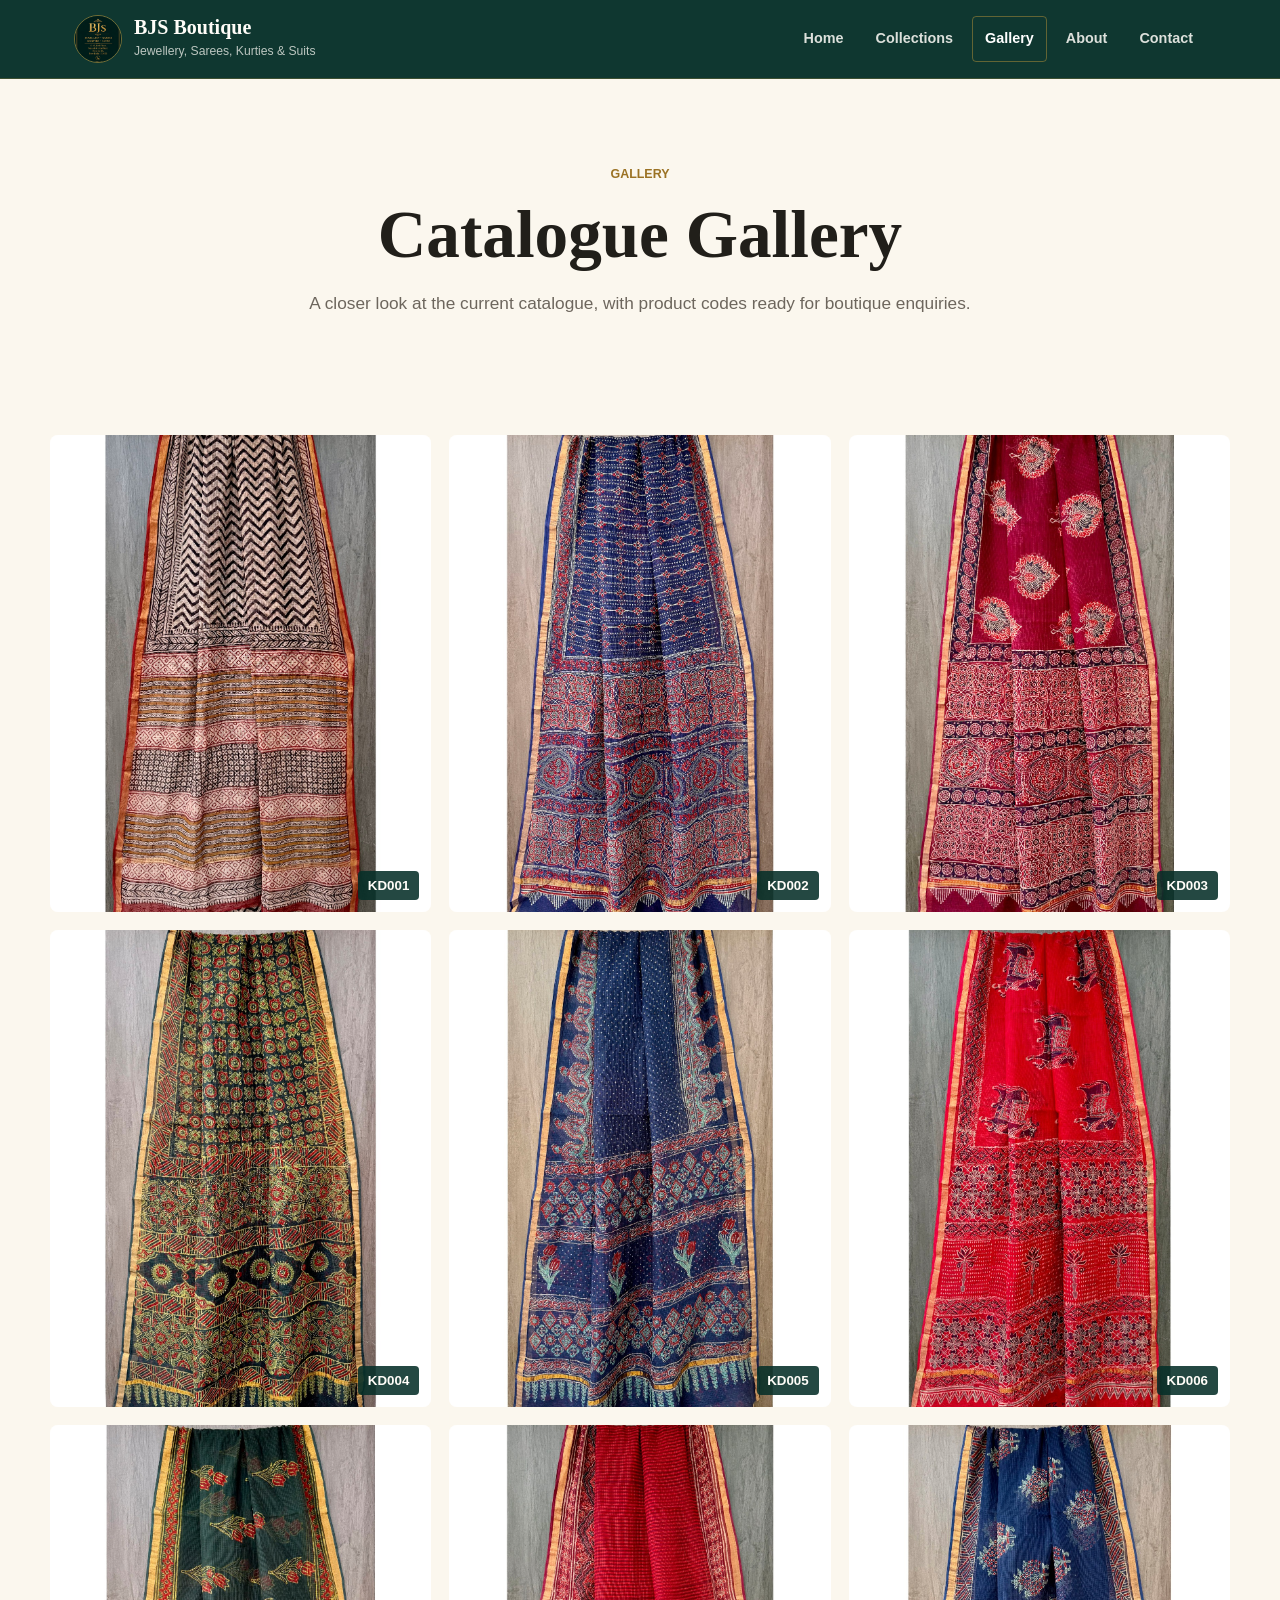
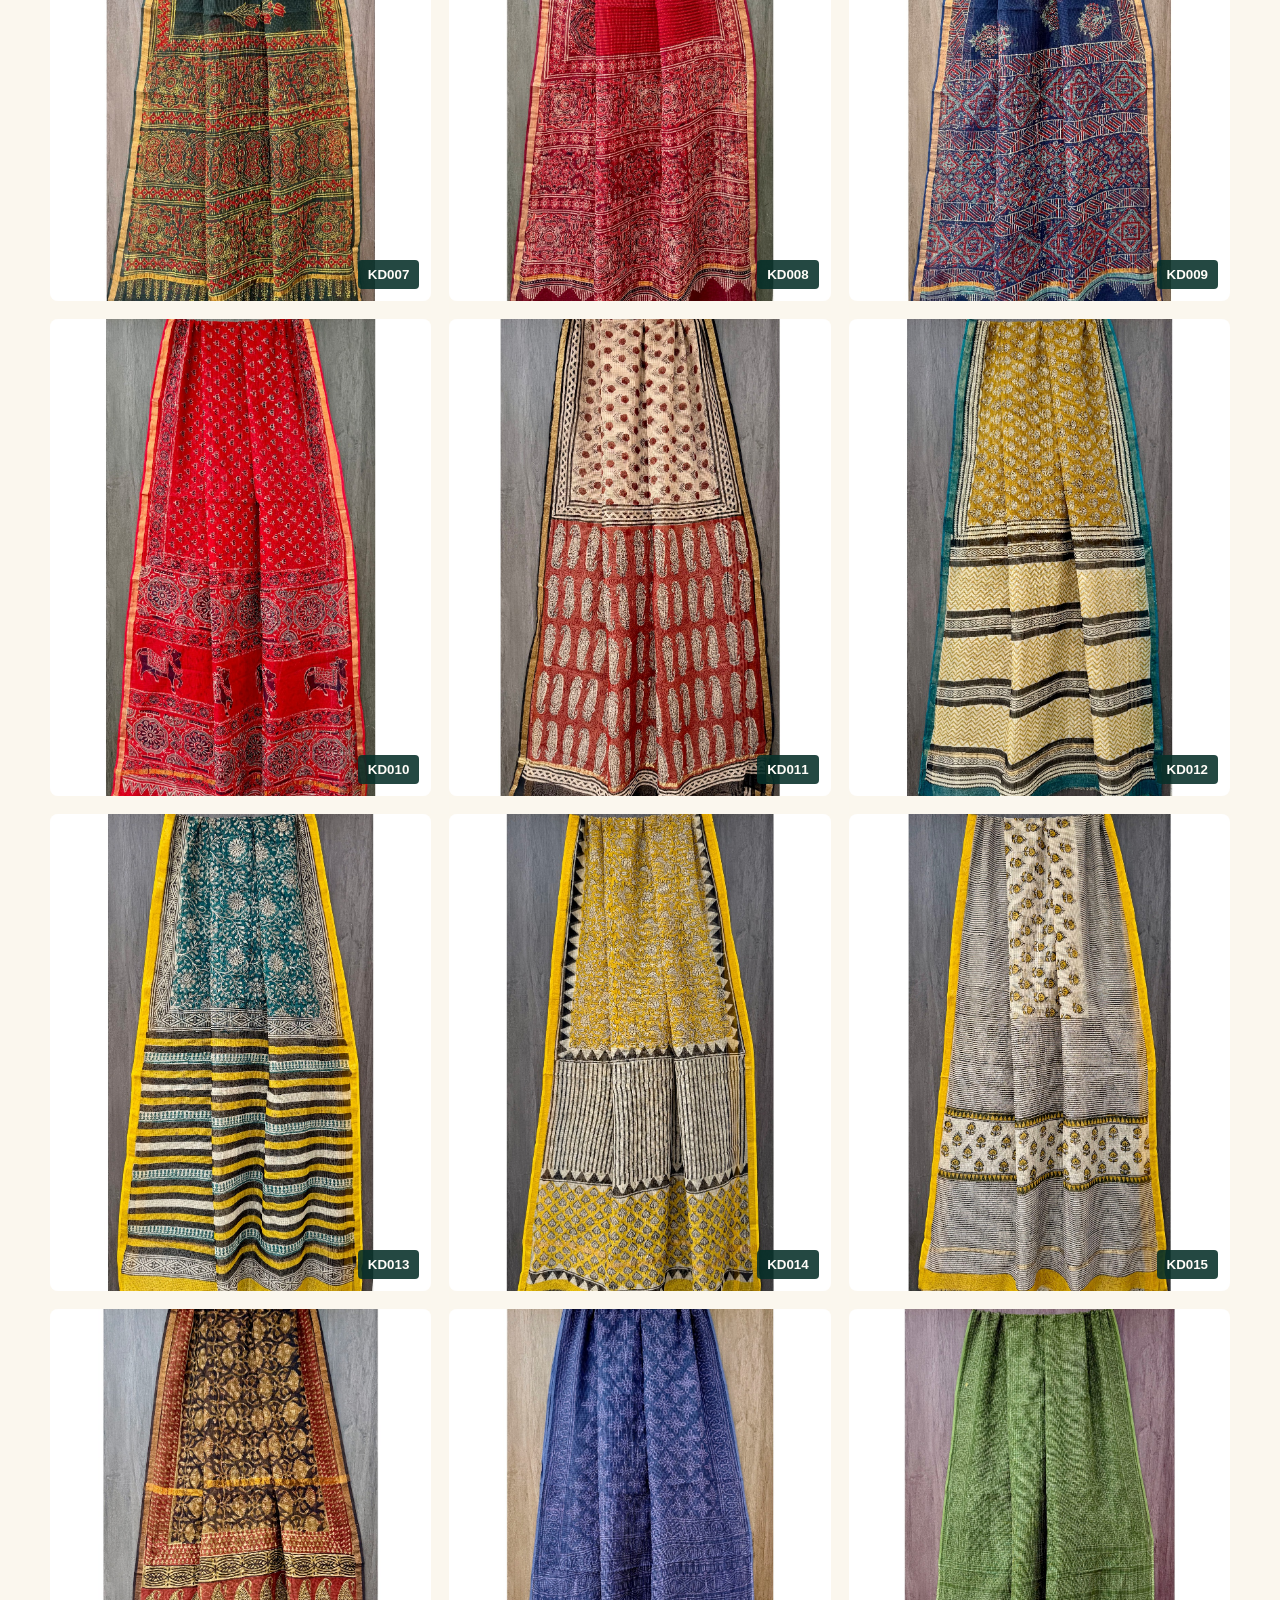
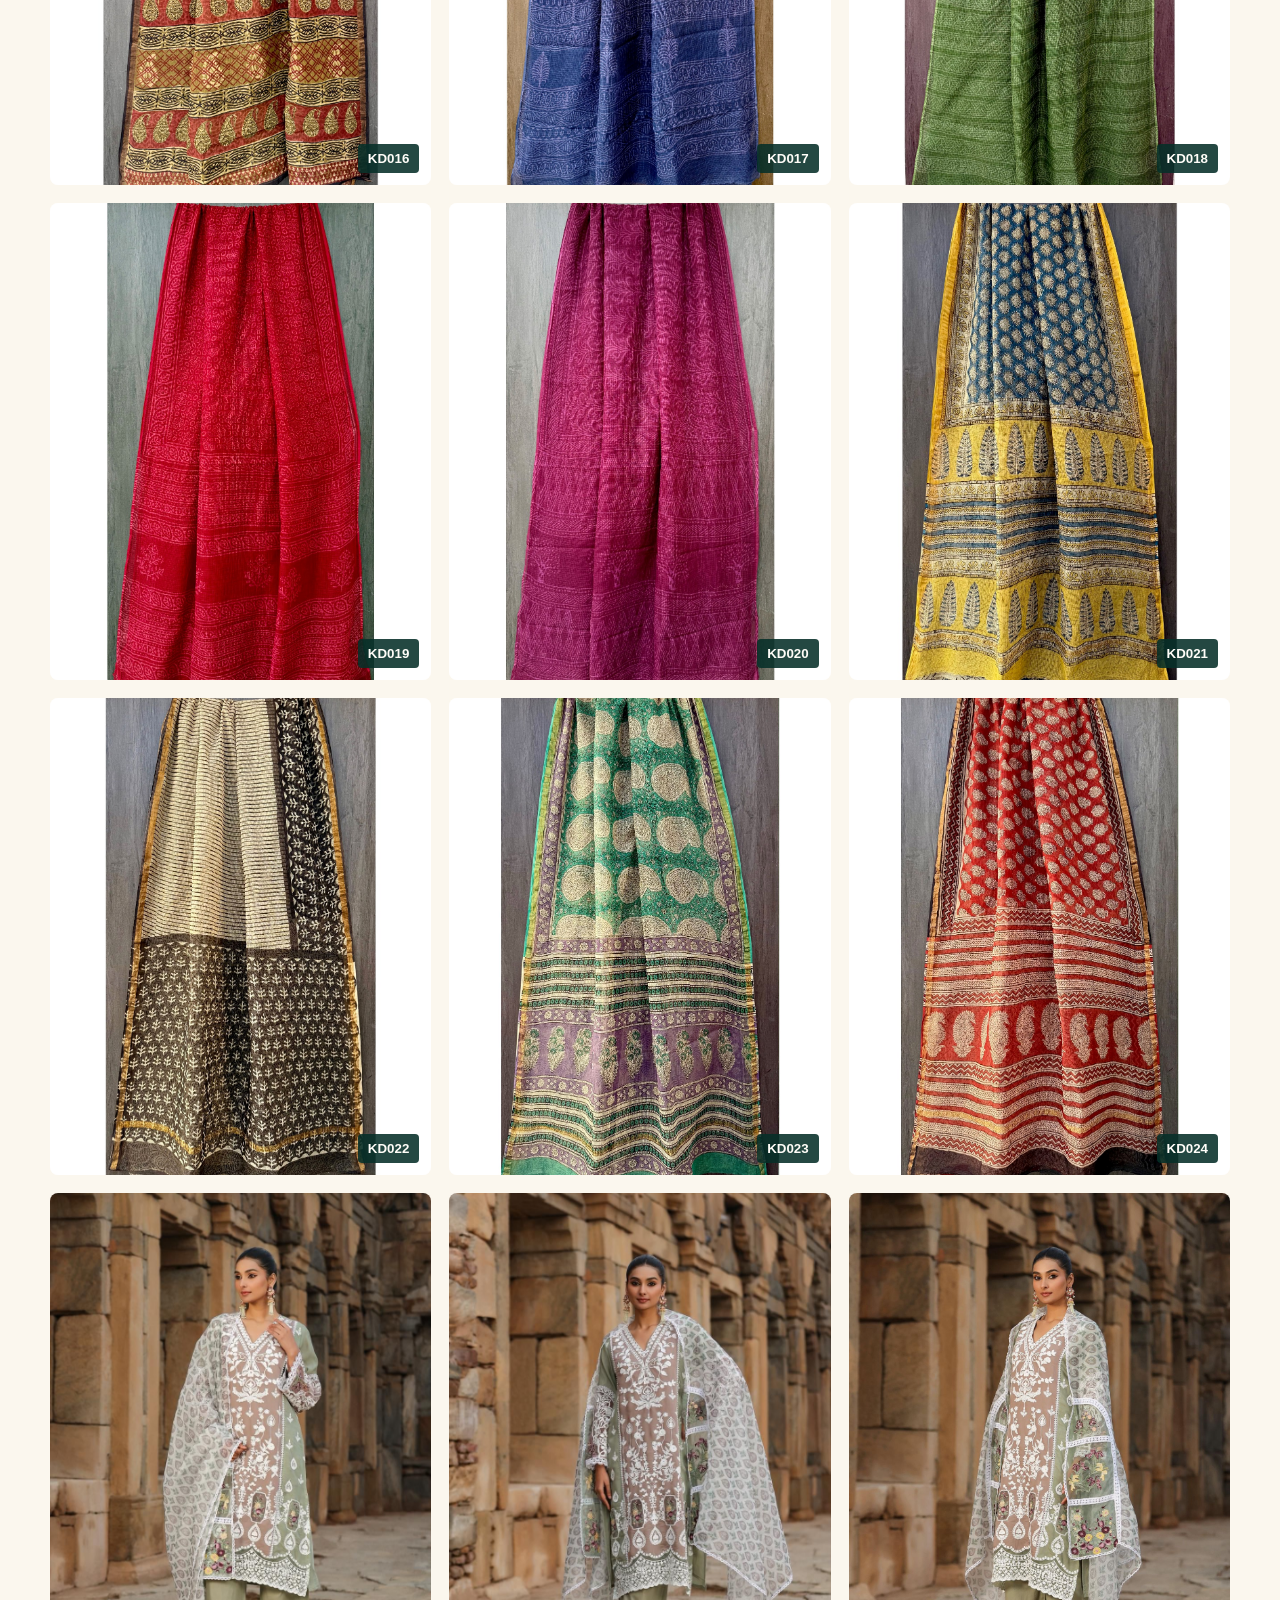
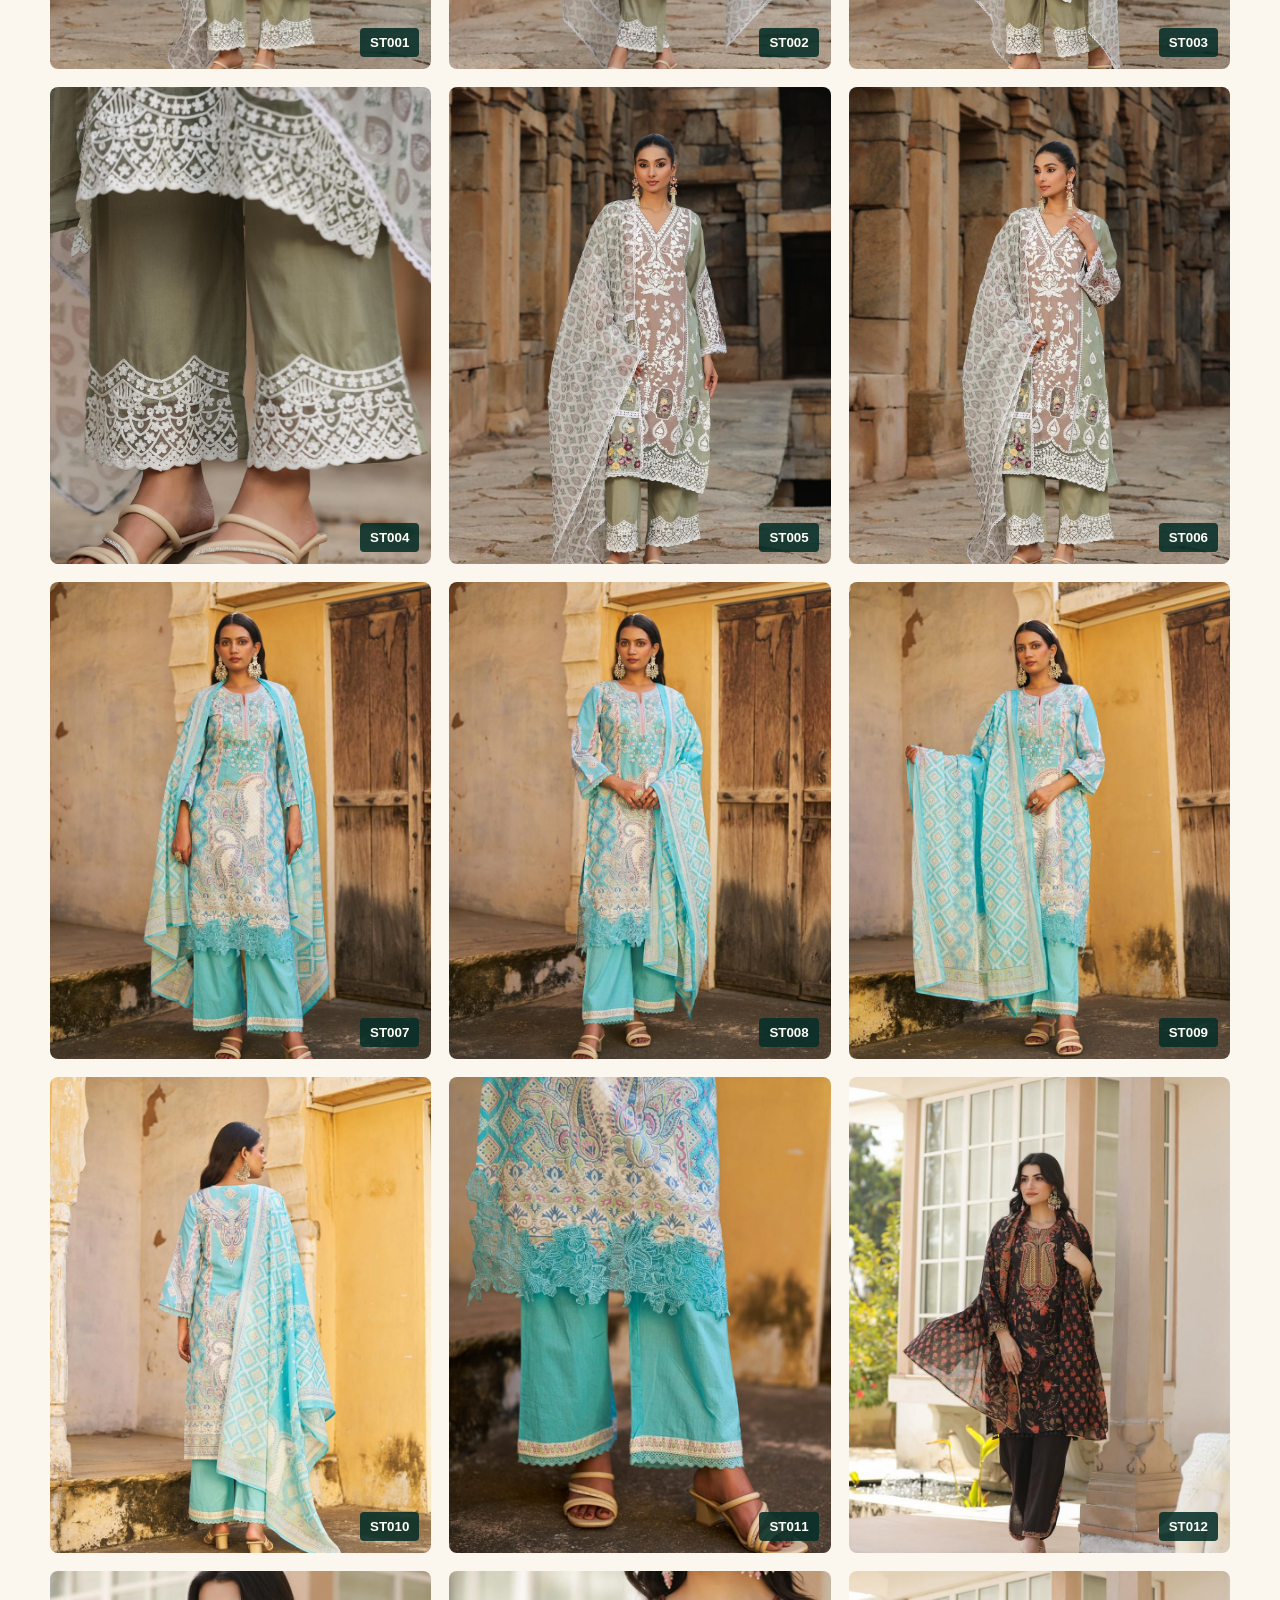
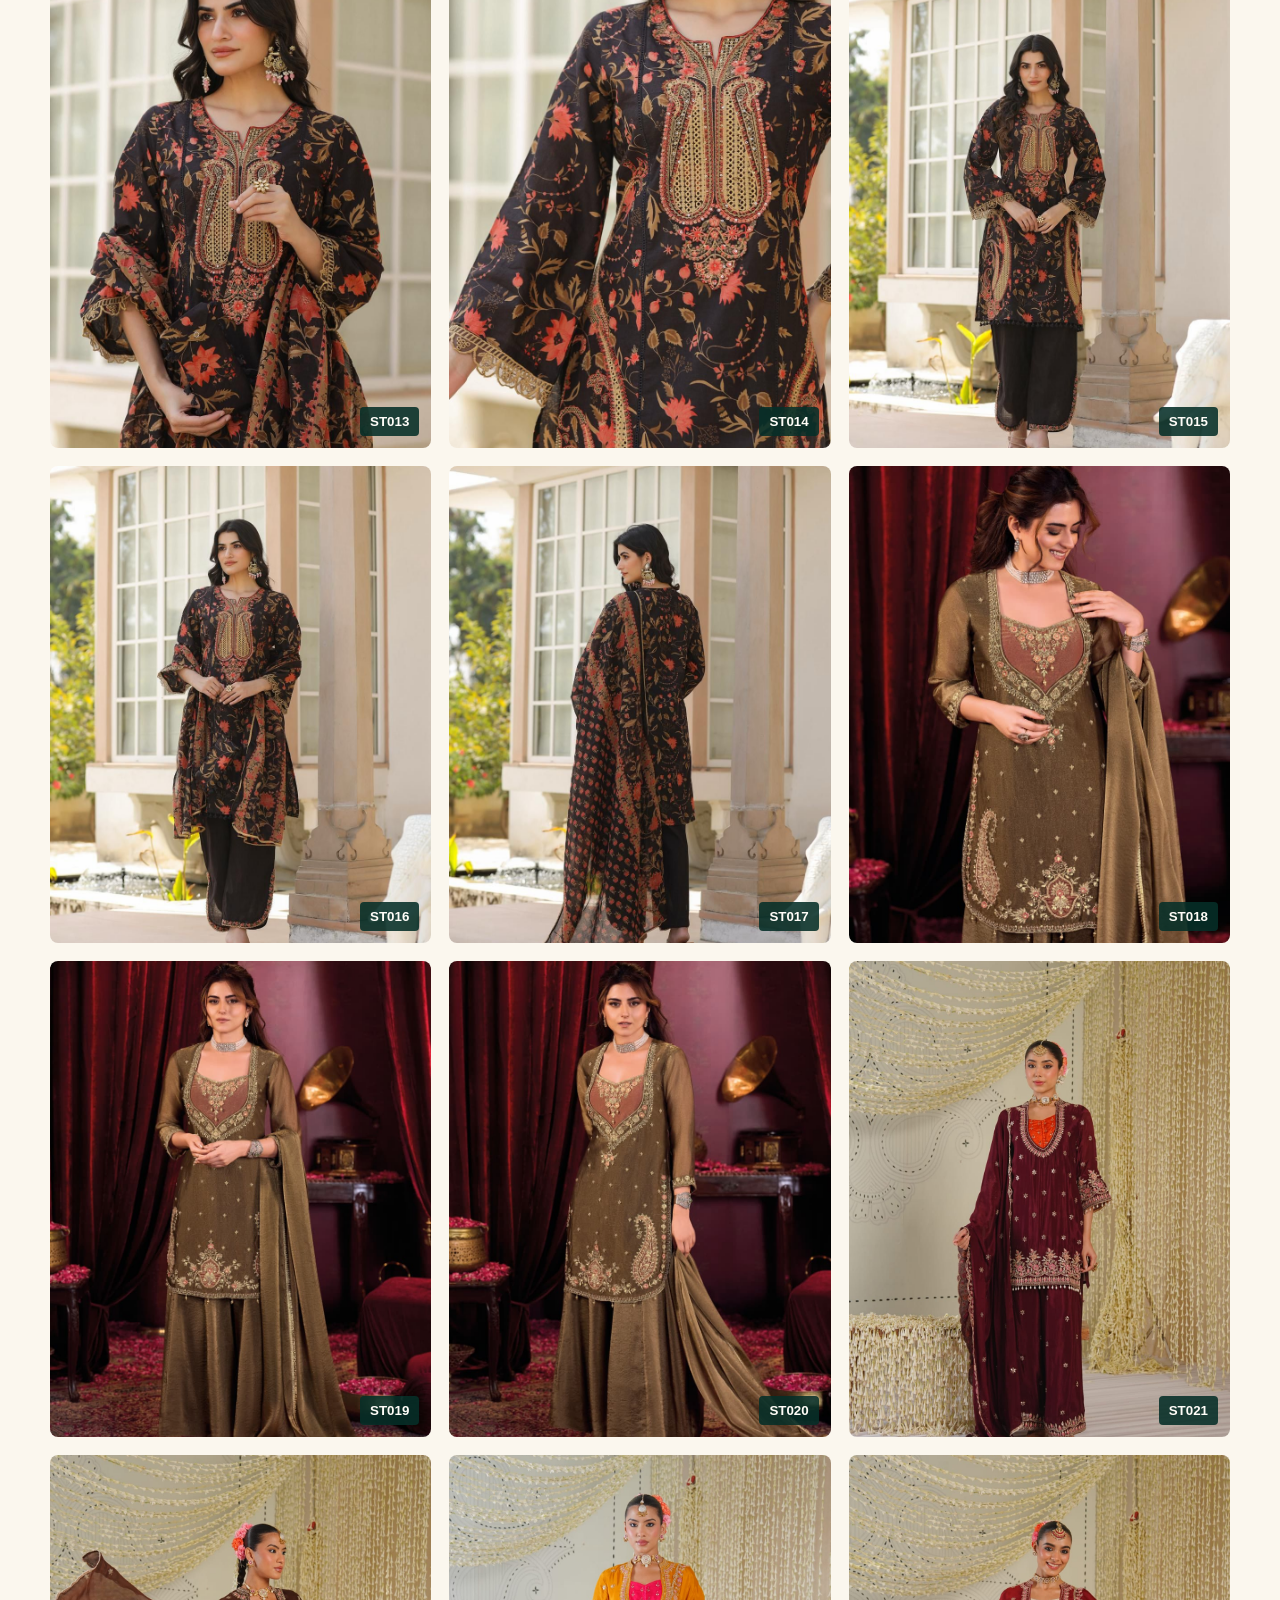
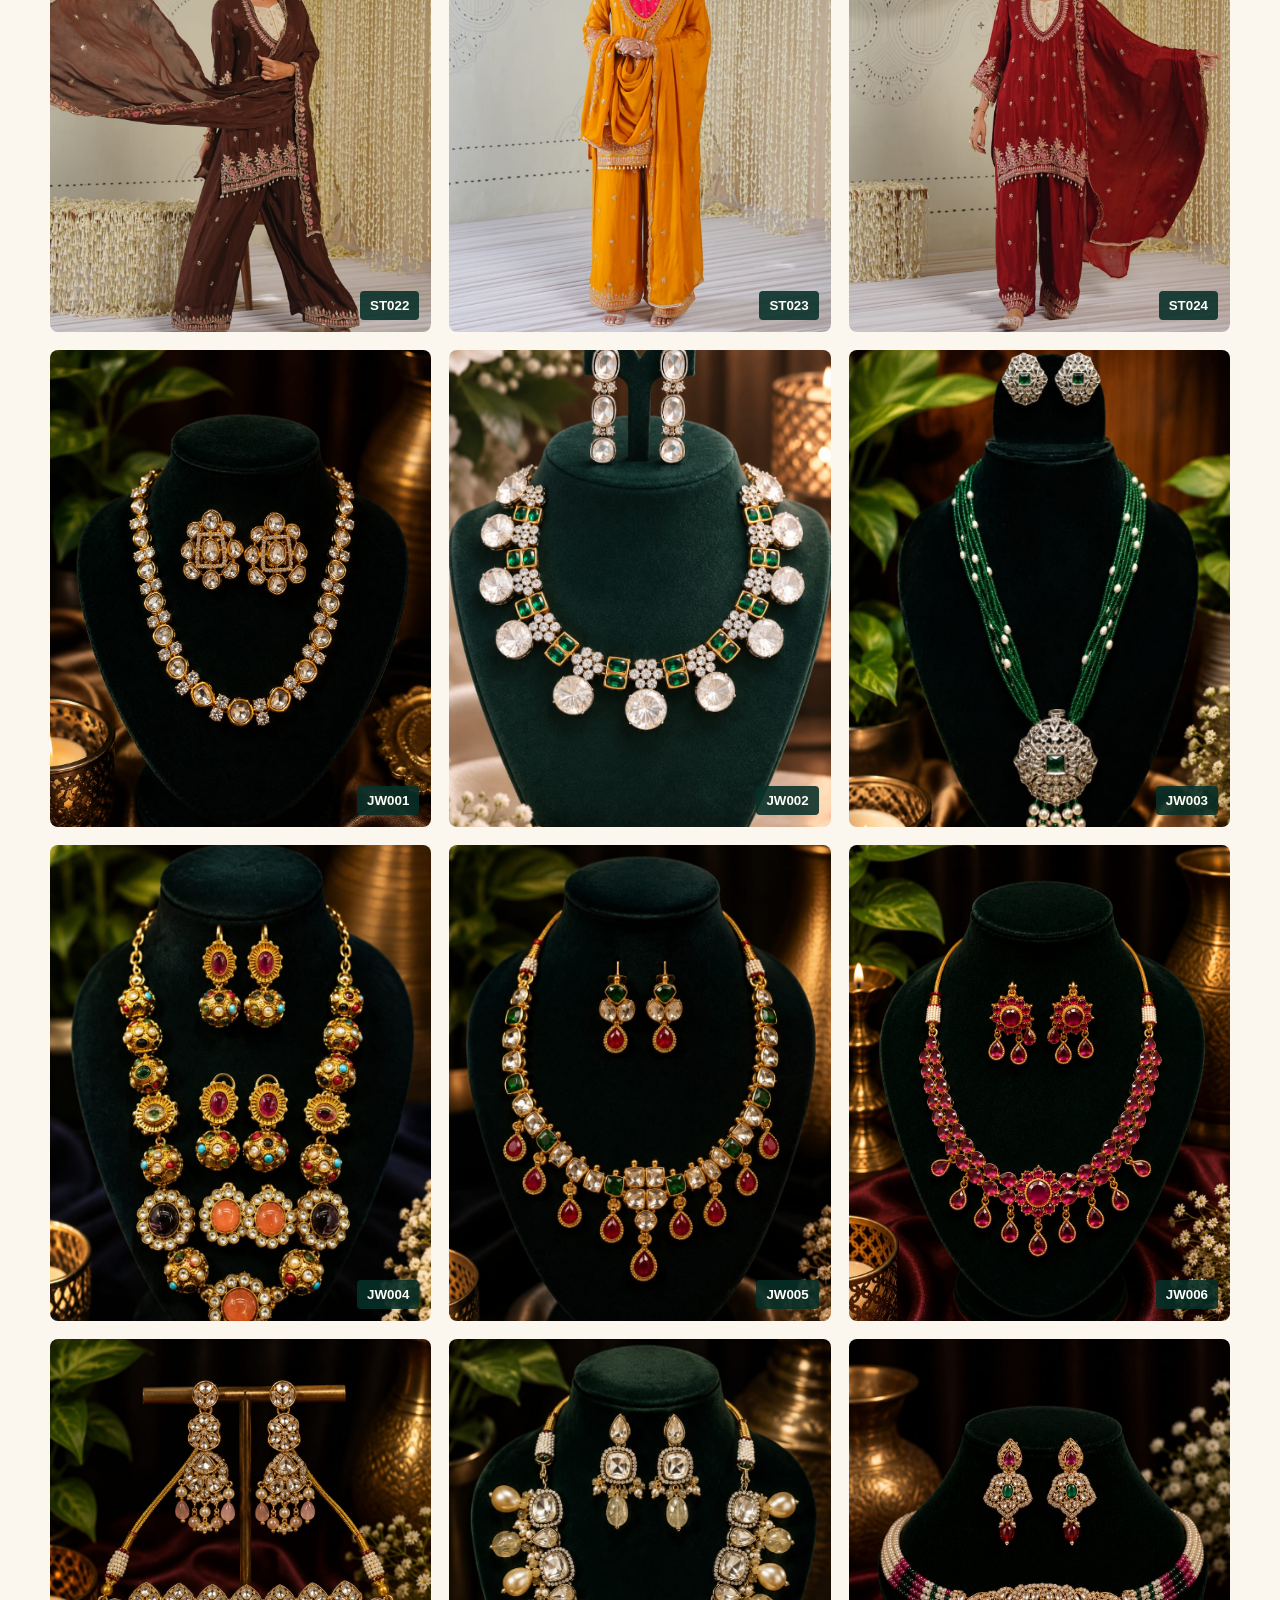
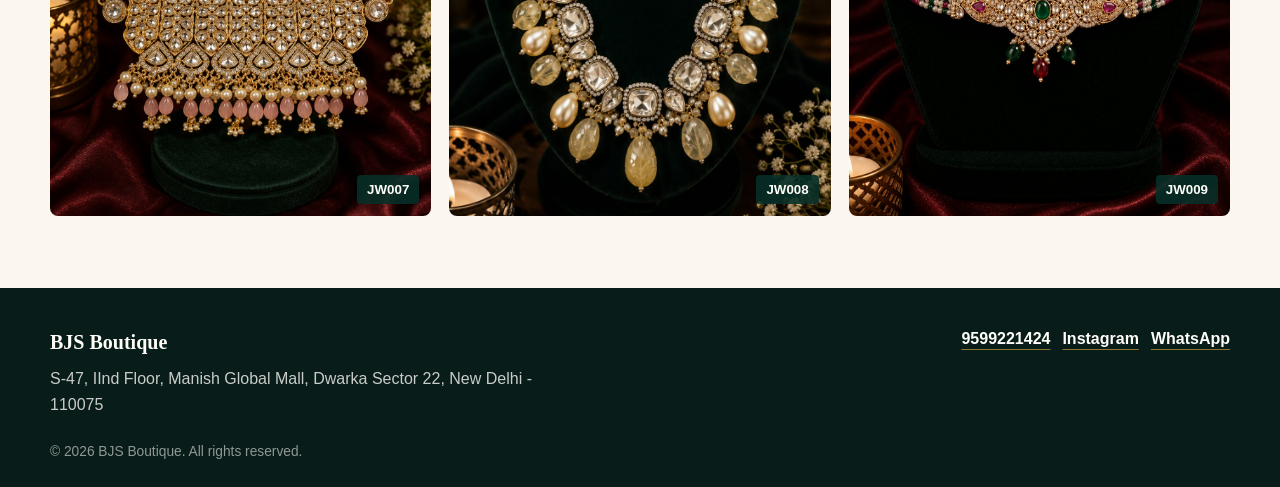
<file: gallery.html>
<!doctype html>
<html lang="en">
<head>
  <meta charset="utf-8">
  <meta name="viewport" content="width=device-width, initial-scale=1">
  <meta name="description" content="View the BJS Boutique saree gallery with fullscreen image preview.">
  <title>Gallery | BJS Boutique</title>
  <link rel="stylesheet" href="css/style.css">
</head>
<body>
  <header class="site-header">
    <div class="nav-shell">
      <a class="brand" href="index.html" aria-label="BJS Boutique home">
        <img src="assets/logo.jpeg" alt="BJS Boutique logo">
        <span>
          <strong data-business-name>BJS Boutique</strong>
          <small data-business-tagline>Jewellery, Sarees, Kurties &amp; Suits</small>
        </span>
      </a>

      <button class="nav-toggle" type="button" aria-expanded="false" aria-controls="primary-nav" aria-label="Open navigation">
        <span></span>
        <span></span>
        <span></span>
      </button>

      <nav class="primary-nav" id="primary-nav" aria-label="Primary navigation">
        <a href="index.html">Home</a>
        <a href="collections.html">Collections</a>
        <a href="gallery.html">Gallery</a>
        <a href="about.html">About</a>
        <a href="contact.html">Contact</a>
      </nav>
    </div>
  </header>

  <main>
    <section class="page-hero compact-hero">
      <p class="eyebrow" id="gallery-hero-eyebrow">Saree gallery</p>
      <h1 id="gallery-hero-title">Catalogue Gallery</h1>
      <p id="gallery-hero-text">A closer look at the current saree catalogue, with product codes ready for boutique enquiries.</p>
    </section>

    <section class="section">
      <div class="gallery-grid" data-gallery></div>
    </section>
  </main>

  <div class="lightbox" data-lightbox hidden>
    <button class="lightbox-close" type="button" data-lightbox-close aria-label="Close image preview">Close</button>
    <figure>
      <img alt="" data-lightbox-image>
      <figcaption data-lightbox-caption></figcaption>
    </figure>
  </div>

  <footer class="site-footer">
    <div class="footer-grid">
      <div>
        <strong data-business-name>BJS Boutique</strong>
        <p data-business-address-single>S-47, IInd Floor, Manish Global Mall, Dwarka Sector 22, New Delhi - 110075</p>
      </div>
      <div>
        <a data-business-phone-link href="tel:+919599221424">9599221424</a>
        <a data-business-instagram-link href="https://www.instagram.com/bjsdwarka" target="_blank" rel="noopener">Instagram</a>
        <a data-business-whatsapp-link href="https://wa.me/919599221424" target="_blank" rel="noopener">WhatsApp</a>
      </div>
    </div>
    <p class="copyright">&copy; <span data-year></span> BJS Boutique. All rights reserved.</p>
  </footer>

  <script src="js/script.js"></script>
</body>
</html>
</file>
<file: css/style.css>
:root {
  --emerald: #062f28;
  --emerald-soft: #0d4a3d;
  --gold: #c79b3b;
  --gold-dark: #9b7224;
  --ivory: #fbf7ee;
  --paper: #fffdf8;
  --ink: #211f1a;
  --muted: #6d665d;
  --line: #e4d7bf;
  --rose: #8f342d;
  --shadow: 0 18px 45px rgba(30, 28, 22, 0.12);
}

* {
  box-sizing: border-box;
}

html {
  scroll-behavior: smooth;
}

body {
  margin: 0;
  background: var(--ivory);
  color: var(--ink);
  font-family: Arial, Helvetica, sans-serif;
  line-height: 1.6;
}

img {
  display: block;
  max-width: 100%;
}

a {
  color: inherit;
}

h1,
h2,
h3 {
  margin: 0;
  color: var(--ink);
  font-family: Georgia, "Times New Roman", serif;
  font-weight: 600;
  line-height: 1.08;
}

h1 {
  font-size: 5.4rem;
}

h2 {
  font-size: 2.35rem;
}

h3 {
  font-size: 1.25rem;
}

p {
  margin: 0;
}

.site-header {
  position: sticky;
  top: 0;
  z-index: 20;
  background: rgba(6, 47, 40, 0.96);
  border-bottom: 1px solid rgba(199, 155, 59, 0.25);
  color: var(--paper);
}

.nav-shell {
  display: flex;
  align-items: center;
  justify-content: space-between;
  gap: 24px;
  max-width: 1180px;
  min-height: 78px;
  margin: 0 auto;
  padding: 12px 24px;
}

.brand {
  display: inline-flex;
  align-items: center;
  gap: 12px;
  min-width: 0;
  color: var(--paper);
  text-decoration: none;
}

.brand img {
  width: 48px;
  height: 48px;
  border: 1px solid rgba(199, 155, 59, 0.55);
  border-radius: 50%;
  object-fit: cover;
}

.brand strong,
.brand small {
  display: block;
}

.brand strong {
  font-family: Georgia, "Times New Roman", serif;
  font-size: 1.25rem;
  line-height: 1;
}

.brand small {
  margin-top: 5px;
  color: rgba(255, 253, 248, 0.72);
  font-size: 0.76rem;
}

.primary-nav {
  display: flex;
  align-items: center;
  gap: 6px;
}

.primary-nav a {
  border: 1px solid transparent;
  border-radius: 4px;
  color: rgba(255, 253, 248, 0.86);
  font-size: 0.9rem;
  font-weight: 700;
  letter-spacing: 0;
  padding: 10px 12px;
  text-decoration: none;
}

.primary-nav a:hover,
.primary-nav a.is-active {
  border-color: rgba(199, 155, 59, 0.45);
  color: #fff;
}

.nav-toggle {
  display: none;
  width: 44px;
  height: 44px;
  border: 1px solid rgba(199, 155, 59, 0.45);
  border-radius: 4px;
  background: transparent;
  padding: 10px;
}

.nav-toggle span {
  display: block;
  height: 2px;
  margin: 5px 0;
  background: var(--paper);
}

.hero {
  position: relative;
  display: flex;
  align-items: center;
  min-height: 72vh;
  padding: 96px 24px;
  overflow: hidden;
  background-image:
    linear-gradient(90deg, rgba(6, 47, 40, 0.9), rgba(6, 47, 40, 0.56) 48%, rgba(6, 47, 40, 0.18)),
    url("../assets/hero.jpg");
  background-position: center;
  background-size: cover;
  color: var(--paper);
}

.hero-content {
  width: min(680px, 100%);
  margin: 0 auto;
  transform: translateX(-20%);
}

.hero h1,
.hero h2,
.hero p {
  color: var(--paper);
}

.hero-copy {
  max-width: 600px;
  margin-top: 20px;
  color: rgba(255, 253, 248, 0.86);
  font-size: 1.2rem;
}

.hero-actions {
  display: flex;
  flex-wrap: wrap;
  gap: 12px;
  margin-top: 30px;
}

.btn {
  display: inline-flex;
  align-items: center;
  justify-content: center;
  min-height: 46px;
  border: 1px solid transparent;
  border-radius: 4px;
  cursor: pointer;
  font-weight: 800;
  padding: 12px 18px;
  text-decoration: none;
  transition: transform 160ms ease, background 160ms ease, border 160ms ease;
}

.btn:hover {
  transform: translateY(-1px);
}

.btn-primary {
  background: var(--gold);
  color: var(--emerald);
}

.btn-primary:hover {
  background: #ddb65a;
}

.btn-light {
  background: var(--paper);
  color: var(--emerald);
}

.btn-outline {
  border-color: var(--gold);
  color: var(--emerald);
}

.text-link {
  display: inline-flex;
  margin-top: 22px;
  color: var(--rose);
  font-weight: 800;
  text-decoration-color: rgba(143, 52, 45, 0.45);
  text-underline-offset: 5px;
}

.section,
.page-hero {
  width: min(1180px, calc(100% - 48px));
  margin: 0 auto;
}

.section {
  padding: 72px 0;
}

.page-hero {
  padding: 86px 0 46px;
}

.compact-hero {
  max-width: 860px;
  text-align: center;
}

.page-hero h1 {
  font-size: 4.2rem;
}

.page-hero p:not(.eyebrow) {
  max-width: 760px;
  margin: 18px auto 0;
  color: var(--muted);
  font-size: 1.08rem;
}

.eyebrow {
  margin-bottom: 14px;
  color: var(--gold-dark);
  font-size: 0.78rem;
  font-weight: 900;
  letter-spacing: 0;
  text-transform: uppercase;
}

.section-grid {
  display: grid;
  gap: 36px;
}

.section-grid-balanced {
  grid-template-columns: minmax(0, 0.95fr) minmax(0, 1.05fr);
  align-items: start;
}

.intro-section {
  border-bottom: 1px solid var(--line);
}

.intro-section p:not(.eyebrow) {
  color: var(--muted);
  font-size: 1.05rem;
}

.section-heading {
  max-width: 760px;
  margin-bottom: 28px;
}

.category-grid,
.product-grid,
.gallery-grid,
.value-grid {
  display: grid;
  grid-template-columns: repeat(4, minmax(0, 1fr));
  gap: 18px;
}

.category-card,
.product-card,
.empty-card,
.value-grid article,
.contact-card {
  border: 1px solid var(--line);
  border-radius: 8px;
  background: var(--paper);
  box-shadow: var(--shadow);
  overflow: hidden;
}

.category-card {
  position: relative;
  min-height: 320px;
  color: #fff;
  text-decoration: none;
}

.category-card::after {
  position: absolute;
  inset: 0;
  content: "";
  background: linear-gradient(180deg, rgba(6, 47, 40, 0.05), rgba(6, 47, 40, 0.78));
}

.category-card img {
  width: 100%;
  height: 100%;
  min-height: 320px;
  object-fit: cover;
  transition: transform 220ms ease;
}

.category-card span {
  position: absolute;
  right: 18px;
  bottom: 18px;
  left: 18px;
  z-index: 1;
  font-family: Georgia, "Times New Roman", serif;
  font-size: 1.5rem;
}

.category-card:hover img {
  transform: scale(1.03);
}

.story-band {
  display: grid;
  grid-template-columns: minmax(0, 0.9fr) minmax(0, 1.1fr);
  align-items: stretch;
  background: var(--emerald);
  color: var(--paper);
}

.story-image img {
  width: 100%;
  height: 100%;
  min-height: 520px;
  object-fit: cover;
}

.story-content {
  display: flex;
  flex-direction: column;
  justify-content: center;
  padding: 64px;
}

.story-content h2,
.story-content p {
  color: var(--paper);
}

.story-content p:not(.eyebrow) {
  max-width: 640px;
  margin-top: 18px;
  color: rgba(255, 253, 248, 0.78);
}

.story-content .text-link {
  color: var(--gold);
  text-decoration-color: rgba(199, 155, 59, 0.55);
}

.visit-panel {
  display: grid;
  grid-template-columns: minmax(0, 1fr) auto;
  align-items: center;
  gap: 28px;
}

.visit-panel p:not(.eyebrow) {
  max-width: 720px;
  margin-top: 16px;
  color: var(--muted);
}

.visit-actions {
  display: flex;
  flex-wrap: wrap;
  gap: 12px;
  justify-content: flex-end;
}

.collection-section {
  border-top: 1px solid var(--line);
  scroll-margin-top: 96px;
}

.product-card {
  display: flex;
  min-height: 100%;
  flex-direction: column;
}

.product-card img {
  width: 100%;
  aspect-ratio: 4 / 5;
  object-fit: cover;
}

.product-card-body {
  display: flex;
  flex: 1;
  flex-direction: column;
  gap: 14px;
  padding: 16px;
}

.product-code {
  color: var(--muted);
  font-size: 0.82rem;
  font-weight: 800;
  text-transform: uppercase;
}

.product-description {
  color: var(--muted);
  font-size: 0.9rem;
}

.product-statuses,
.product-price {
  display: flex;
  flex-wrap: wrap;
  align-items: center;
  gap: 8px;
}

.status-badge,
.discount-badge {
  border-radius: 4px;
  font-size: 0.74rem;
  font-weight: 900;
  padding: 5px 8px;
}

.status-badge {
  background: rgba(6, 47, 40, 0.1);
  color: var(--emerald);
}

.product-mrp {
  color: var(--muted);
  font-size: 0.9rem;
  text-decoration: line-through;
}

.product-selling-price {
  color: var(--ink);
  font-size: 1.05rem;
  font-weight: 900;
}

.discount-badge {
  background: rgba(143, 52, 45, 0.1);
  color: var(--rose);
}

.product-price-note {
  color: var(--muted);
  font-size: 0.9rem;
  font-weight: 700;
}

.product-card .btn {
  width: 100%;
  margin-top: auto;
}

.empty-card {
  grid-column: 1 / -1;
  display: grid;
  grid-template-columns: minmax(0, 1fr) auto;
  align-items: center;
  gap: 20px;
  padding: 24px;
}

.empty-card p {
  margin-top: 8px;
  color: var(--muted);
}

.gallery-grid {
  grid-template-columns: repeat(3, minmax(0, 1fr));
}

.gallery-item {
  position: relative;
  border: 0;
  border-radius: 8px;
  background: var(--paper);
  cursor: pointer;
  overflow: hidden;
  padding: 0;
  text-align: left;
}

.gallery-item img {
  width: 100%;
  aspect-ratio: 4 / 5;
  object-fit: cover;
}

.gallery-item span {
  position: absolute;
  right: 12px;
  bottom: 12px;
  border-radius: 4px;
  background: rgba(6, 47, 40, 0.88);
  color: var(--paper);
  font-weight: 800;
  padding: 7px 10px;
}

.lightbox {
  position: fixed;
  inset: 0;
  z-index: 50;
  display: flex;
  align-items: center;
  justify-content: center;
  background: rgba(5, 20, 17, 0.94);
  padding: 24px;
}

.lightbox[hidden] {
  display: none;
}

.lightbox figure {
  width: min(900px, 100%);
  margin: 0;
  color: var(--paper);
  text-align: center;
}

.lightbox img {
  width: 100%;
  max-height: 82vh;
  object-fit: contain;
}

.lightbox figcaption {
  margin-top: 12px;
  font-weight: 800;
}

.lightbox-close {
  position: absolute;
  top: 18px;
  right: 18px;
  border: 1px solid rgba(255, 253, 248, 0.36);
  border-radius: 4px;
  background: var(--paper);
  color: var(--emerald);
  cursor: pointer;
  font-weight: 900;
  padding: 10px 14px;
}

.about-story {
  margin-top: 24px;
}

.value-grid {
  grid-template-columns: repeat(3, minmax(0, 1fr));
}

.value-grid article {
  padding: 24px;
}

.value-grid p {
  margin-top: 12px;
  color: var(--muted);
}

.contact-layout {
  display: grid;
  grid-template-columns: minmax(280px, 0.85fr) minmax(360px, 1.15fr);
  gap: 24px;
  align-items: stretch;
}

.contact-stack {
  display: grid;
  gap: 16px;
}

.contact-card {
  padding: 22px;
}

.contact-card h2 {
  font-size: 1.35rem;
}

.contact-card p {
  margin-top: 10px;
  color: var(--muted);
}

.contact-card a {
  color: var(--rose);
  font-weight: 800;
}

.map-panel {
  min-height: 620px;
  border: 1px solid var(--line);
  border-radius: 8px;
  background: var(--paper);
  box-shadow: var(--shadow);
  overflow: hidden;
}

.map-panel iframe {
  width: 100%;
  height: 100%;
  border: 0;
}

.site-footer {
  background: #081d19;
  color: rgba(255, 253, 248, 0.78);
  padding: 38px 24px 24px;
}

.footer-grid {
  display: grid;
  grid-template-columns: minmax(0, 1fr) auto;
  gap: 24px;
  max-width: 1180px;
  margin: 0 auto;
}

.footer-grid strong {
  display: block;
  color: var(--paper);
  font-family: Georgia, "Times New Roman", serif;
  font-size: 1.25rem;
  margin-bottom: 8px;
}

.footer-grid p {
  max-width: 520px;
}

.footer-grid div:last-child {
  display: flex;
  flex-wrap: wrap;
  gap: 12px;
  justify-content: flex-end;
}

.footer-grid a {
  color: var(--paper);
  font-weight: 800;
  text-decoration-color: rgba(199, 155, 59, 0.7);
  text-underline-offset: 5px;
}

.copyright {
  max-width: 1180px;
  margin: 24px auto 0;
  color: rgba(255, 253, 248, 0.55);
  font-size: 0.86rem;
}

@media (max-width: 980px) {
  h1 {
    font-size: 4.4rem;
  }

  h2 {
    font-size: 2rem;
  }

  .page-hero h1 {
    font-size: 3.4rem;
  }

  .hero-content {
    margin: 0;
    transform: none;
  }

  .category-grid,
  .product-grid {
    grid-template-columns: repeat(2, minmax(0, 1fr));
  }

  .story-band,
  .section-grid-balanced,
  .visit-panel,
  .contact-layout {
    grid-template-columns: 1fr;
  }

  .story-content {
    padding: 48px 24px;
  }

  .visit-actions {
    justify-content: flex-start;
  }

  .gallery-grid,
  .value-grid {
    grid-template-columns: repeat(2, minmax(0, 1fr));
  }

  .map-panel {
    min-height: 420px;
  }
}

@media (max-width: 760px) {
  h1 {
    font-size: 3rem;
  }

  .page-hero h1 {
    font-size: 2.55rem;
  }

  .nav-shell {
    min-height: 70px;
    padding: 10px 16px;
  }

  .brand small {
    display: none;
  }

  .nav-toggle {
    display: block;
  }

  .primary-nav {
    position: absolute;
    top: 70px;
    right: 16px;
    left: 16px;
    display: none;
    flex-direction: column;
    align-items: stretch;
    border: 1px solid rgba(199, 155, 59, 0.28);
    border-radius: 8px;
    background: var(--emerald);
    padding: 8px;
    box-shadow: var(--shadow);
  }

  .primary-nav.is-open {
    display: flex;
  }

  .primary-nav a {
    padding: 12px;
  }

  .hero {
    min-height: 70vh;
    padding: 72px 18px;
    background-position: center top;
  }

  .hero-copy {
    font-size: 1rem;
  }

  .section,
  .page-hero {
    width: min(100% - 32px, 1180px);
  }

  .section {
    padding: 48px 0;
  }

  .page-hero {
    padding: 58px 0 34px;
  }

  .category-grid,
  .product-grid,
  .gallery-grid,
  .value-grid {
    grid-template-columns: 1fr;
  }

  .category-card,
  .category-card img {
    min-height: 260px;
  }

  .story-image img {
    min-height: 360px;
  }

  .empty-card {
    grid-template-columns: 1fr;
  }

  .footer-grid {
    grid-template-columns: 1fr;
  }

  .footer-grid div:last-child {
    justify-content: flex-start;
  }
}
</file>
